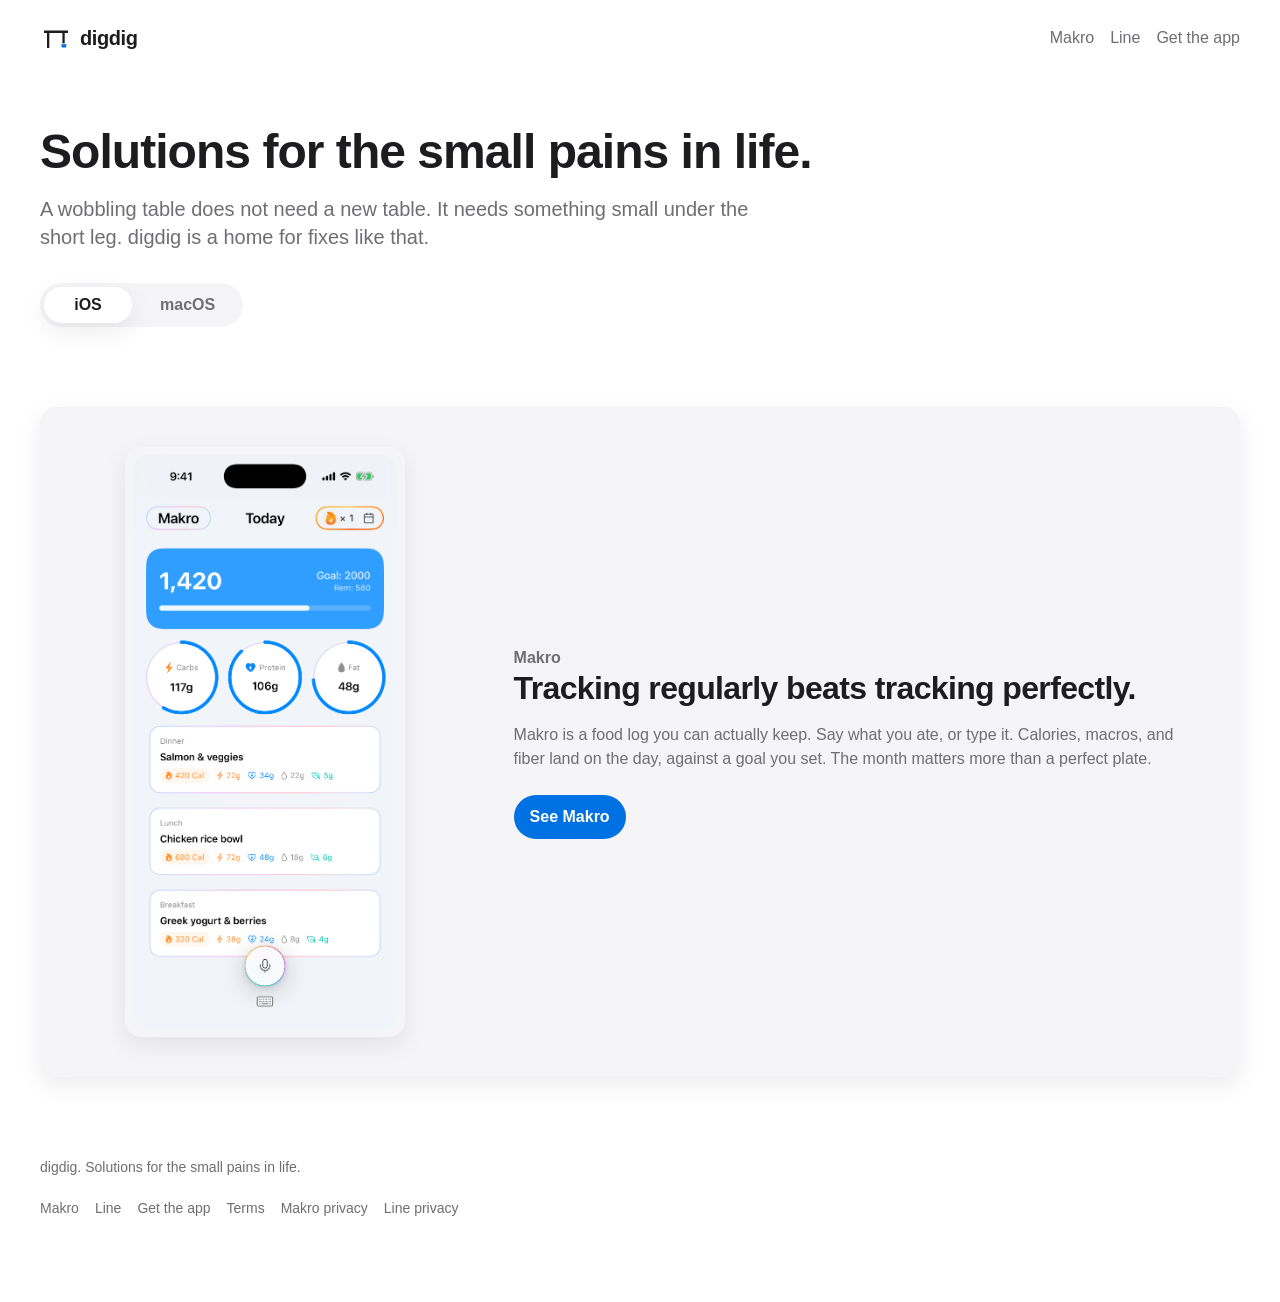
<file: index.html>
<!DOCTYPE html>
<html lang="en">
<head>
  <meta charset="utf-8">
  <meta name="viewport" content="width=device-width, initial-scale=1">
  <title>digdig — Solutions for the small pains in life</title>
  <meta name="description" content="digdig makes small tools for the small pains in life. Makro is a food log you can keep. Line opens the ID you just copied.">
  <meta name="theme-color" content="#ffffff" media="(prefers-color-scheme: light)">
  <meta name="theme-color" content="#000000" media="(prefers-color-scheme: dark)">
  <link rel="icon" href="assets/favicon.svg" type="image/svg+xml">
  <link rel="stylesheet" href="assets/css/site.css?v=3">
</head>
<body>
  <a class="skip" href="#content">Skip to content</a>
  <div class="wrap">
    <header class="site-header">
      <a class="brand" href="./">
        <svg class="mark" viewBox="0 0 32 32" aria-hidden="true">
          <path fill="currentColor" d="M4 8.5h24v2.4H4zM7 10.9h2.3V26H7z"/>
          <path fill="currentColor" d="M22.4 10.9H24.7V21.4h-2.3z"/>
          <path fill="var(--primary)" d="M21.2 22.2h5.4l-.7 3.3h-4z"/>
        </svg>
        <span>digdig</span>
      </a>
      <nav aria-label="Primary">
        <a href="makro/">Makro</a>
        <a href="line/">Line</a>
        <a href="https://apps.apple.com/us/app/getmakro/id6757253371">Get the app</a>
      </nav>
    </header>

    <main id="content">
      <div class="platforms">
        <section class="hero">
          <div>
            <h1>Solutions for the small pains in life.</h1>
            <p class="lede">A wobbling table does not need a new table. It needs something small under the short leg. digdig is a home for fixes like that.</p>
            <div class="tablist" role="tablist" aria-label="Platform">
              <button type="button" class="tab" role="tab" id="tab-ios" aria-controls="panel-ios" aria-selected="true">iOS</button>
              <button type="button" class="tab" role="tab" id="tab-macos" aria-controls="panel-macos" aria-selected="false" tabindex="-1">macOS</button>
            </div>
          </div>
        </section>

        <section class="app-band" id="panel-ios" role="tabpanel" aria-labelledby="tab-ios">
          <div class="phone">
            <img src="assets/makro/03-meals.png" alt="Makro showing a day of logged meals: salmon and veggies, a chicken rice bowl, and Greek yogurt and berries.">
          </div>
          <div>
            <p class="kicker">Makro</p>
            <h2>Tracking regularly beats tracking perfectly.</h2>
            <p>Makro is a food log you can actually keep. Say what you ate, or type it. Calories, macros, and fiber land on the day, against a goal you set. The month matters more than a perfect plate.</p>
            <div class="actions">
              <a class="button" href="makro/">See Makro</a>
            </div>
          </div>
        </section>

        <section class="app-band" id="panel-macos" role="tabpanel" aria-labelledby="tab-macos" hidden>
          <div class="app-mark">
            <img src="assets/line/icon.png" alt="Line app icon, a white arrow on blue.">
          </div>
          <div>
            <p class="kicker">Line</p>
            <h2>The ID you copied should open itself.</h2>
            <p>Line watches the clipboard. Copy a ticket, a pull request, or a customer ID, then press the key you set for that app. The browser opens the URL with the ID filled in.</p>
            <div class="actions">
              <a class="button" href="line/">See Line</a>
            </div>
          </div>
        </section>
      </div>
    </main>

    <footer class="site-footer">
      <p>digdig. Solutions for the small pains in life.</p>
      <p class="footer-links">
        <a href="makro/">Makro</a>
        <a href="line/">Line</a>
        <a href="https://apps.apple.com/us/app/getmakro/id6757253371">Get the app</a>
        <a href="makro/terms/">Terms</a>
        <a href="makro/privacy/">Makro privacy</a>
        <a href="line/privacy/">Line privacy</a>
      </p>
    </footer>
  </div>
  <script>
    const tabs = document.querySelectorAll('[role="tab"]');
    tabs.forEach((tab) => {
      tab.addEventListener("click", () => {
        tabs.forEach((item) => {
          const selected = item === tab;
          item.setAttribute("aria-selected", selected ? "true" : "false");
          item.tabIndex = selected ? 0 : -1;
          document.getElementById(item.getAttribute("aria-controls")).hidden = !selected;
        });
      });
    });
  </script>
</body>
</html>
</file>
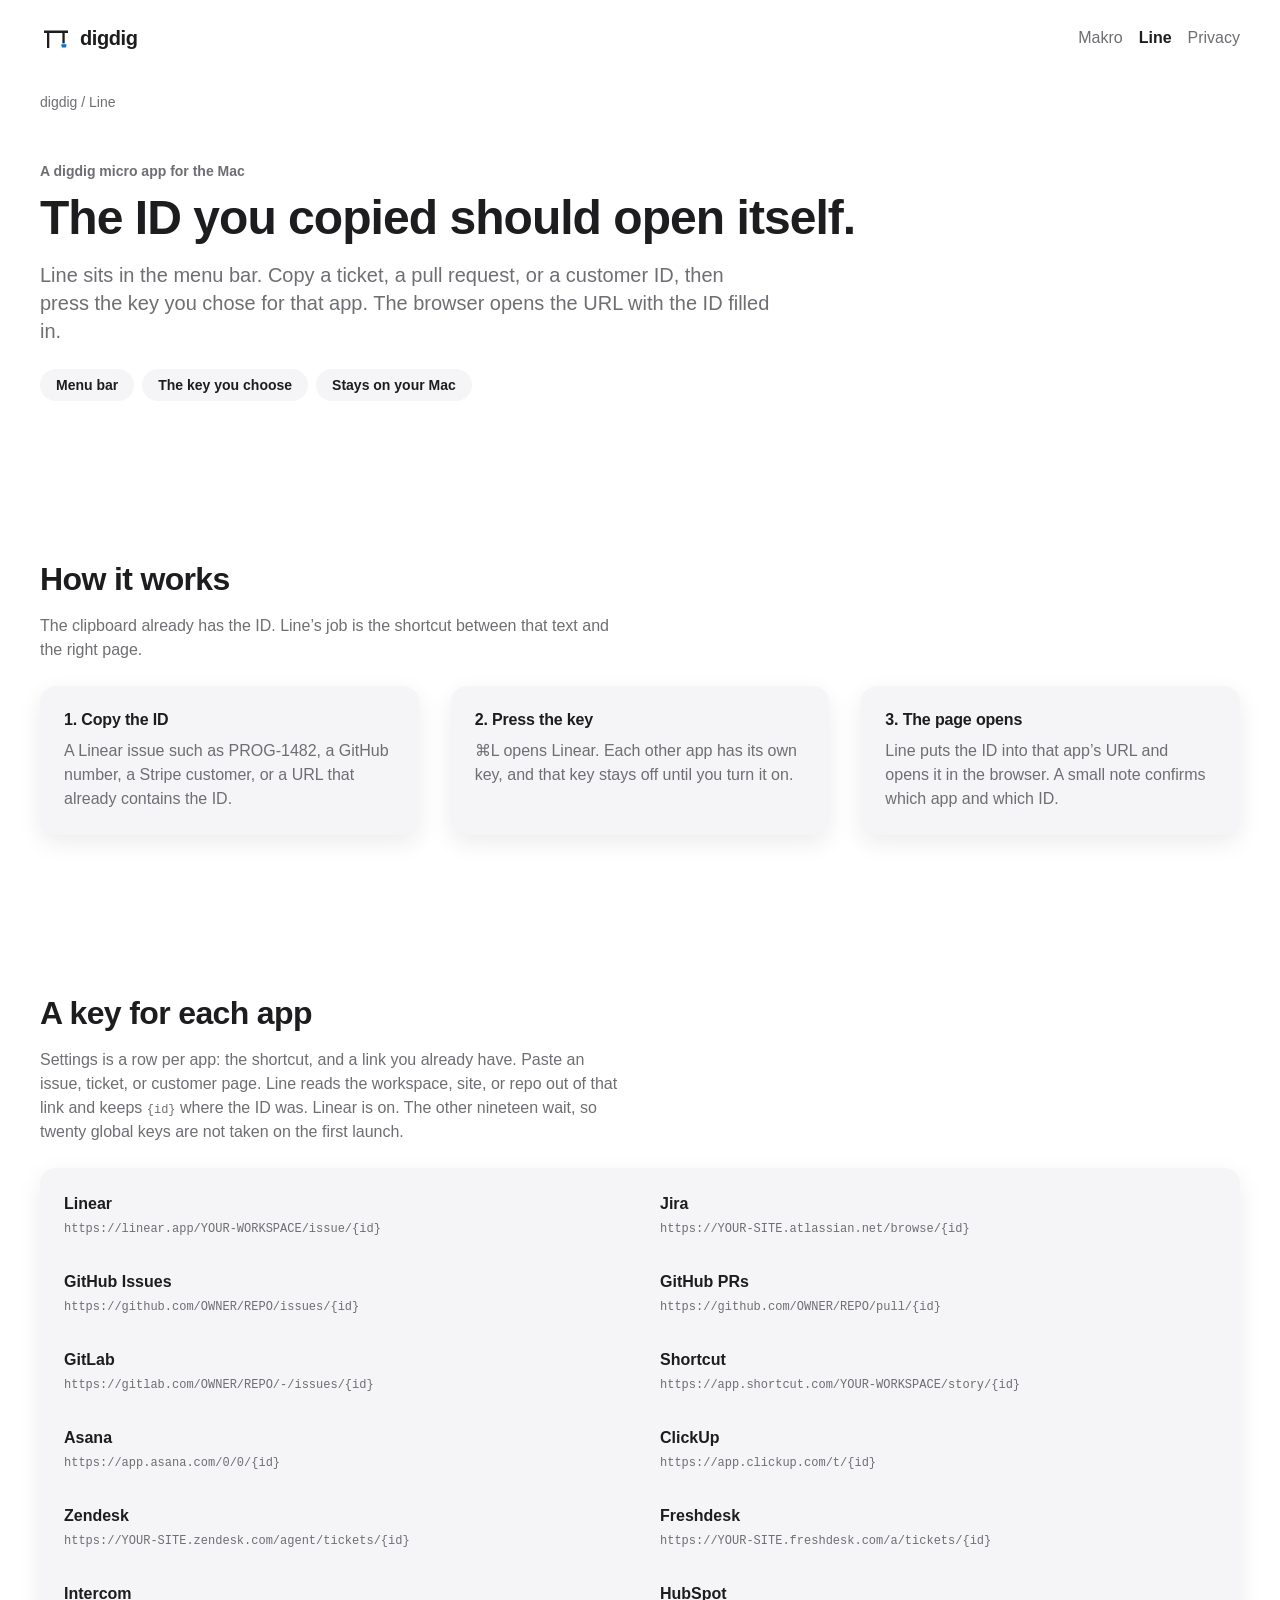
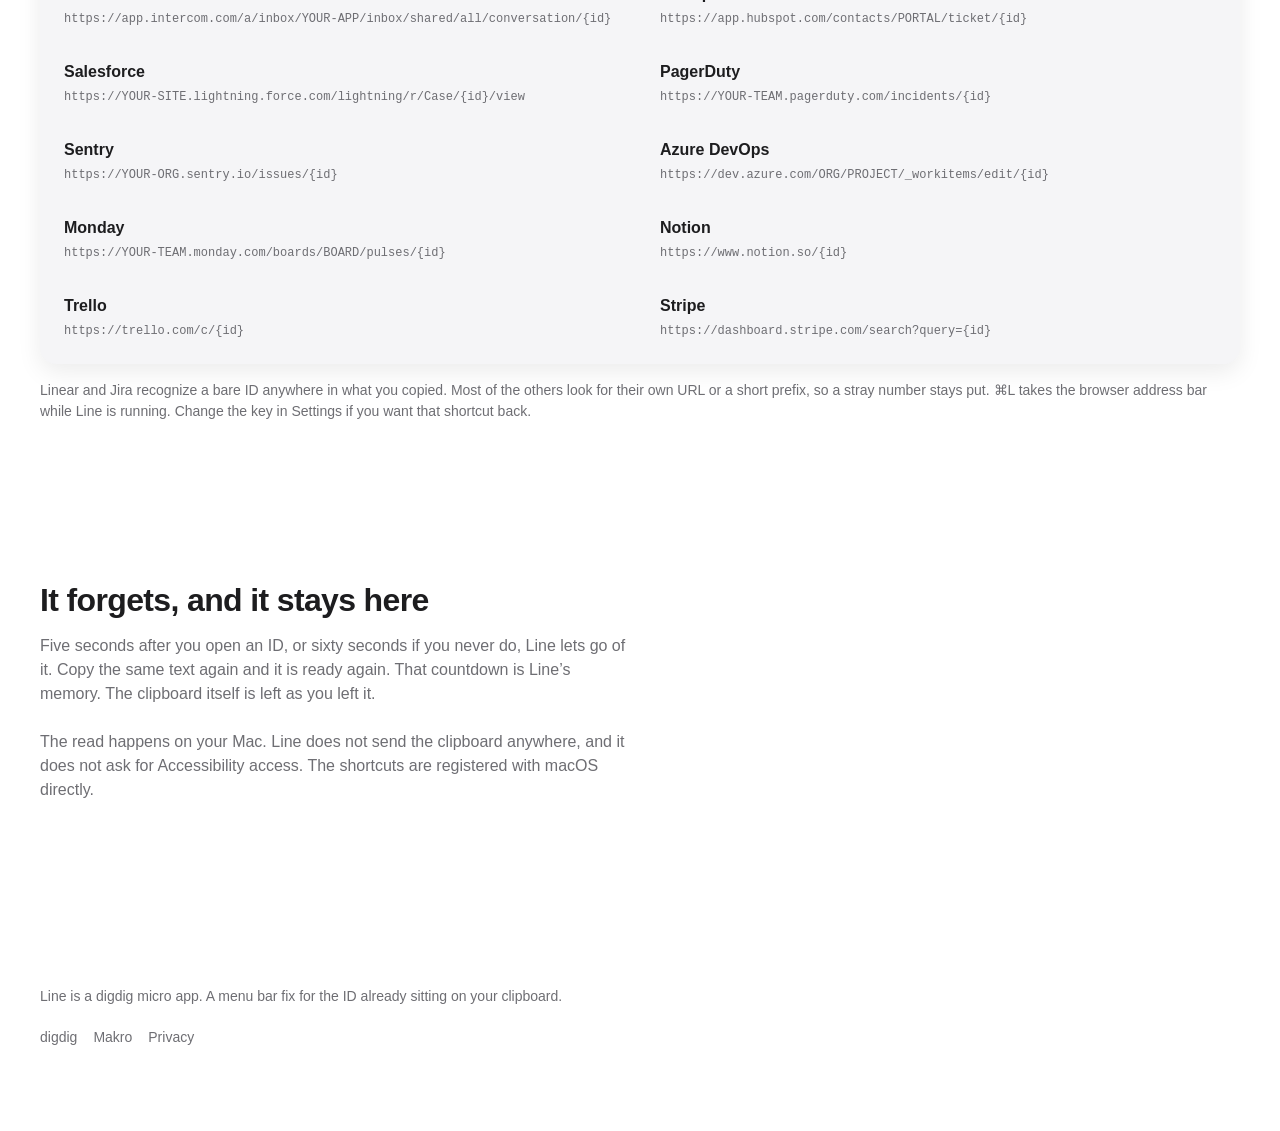
<file: line/index.html>
<!DOCTYPE html>
<html lang="en">
<head>
  <meta charset="utf-8">
  <meta name="viewport" content="width=device-width, initial-scale=1">
  <title>Line — The ID you copied should open itself</title>
  <meta name="description" content="Line is a digdig micro app for the Mac. Copy an ID, press the key you set, and the browser opens that app’s URL with the ID filled in.">
  <meta name="theme-color" content="#ffffff" media="(prefers-color-scheme: light)">
  <meta name="theme-color" content="#000000" media="(prefers-color-scheme: dark)">
  <link rel="icon" href="../assets/favicon.svg" type="image/svg+xml">
  <link rel="stylesheet" href="../assets/css/site.css">
</head>
<body>
  <a class="skip" href="#content">Skip to content</a>
  <div class="wrap">
    <header class="site-header">
      <a class="brand" href="../">
        <svg class="mark" viewBox="0 0 32 32" aria-hidden="true">
          <path fill="currentColor" d="M4 8.5h24v2.4H4zM7 10.9h2.3V26H7z"/>
          <path fill="currentColor" d="M22.4 10.9H24.7V21.4h-2.3z"/>
          <path fill="var(--primary)" d="M21.2 22.2h5.4l-.7 3.3h-4z"/>
        </svg>
        <span>digdig</span>
      </a>
      <nav aria-label="Primary">
        <a href="../makro/">Makro</a>
        <a href="./" aria-current="page">Line</a>
        <a href="privacy/">Privacy</a>
      </nav>
    </header>

    <main id="content">
      <p class="crumbs"><a href="../">digdig</a> / Line</p>
      <section class="hero">
        <div>
          <p class="kicker">A digdig micro app for the Mac</p>
          <h1>The ID you copied should open itself.</h1>
          <p class="lede">Line sits in the menu bar. Copy a ticket, a pull request, or a customer ID, then press the key you chose for that app. The browser opens the URL with the ID filled in.</p>
          <div class="pills">
            <span class="pill">Menu bar</span>
            <span class="pill">The key you choose</span>
            <span class="pill">Stays on your Mac</span>
          </div>
        </div>
      </section>

      <section id="how">
        <h2>How it works</h2>
        <p class="section-copy">The clipboard already has the ID. Line’s job is the shortcut between that text and the right page.</p>
        <div class="steps">
          <article class="card">
            <strong>1. Copy the ID</strong>
            <p>A Linear issue such as PROG-1482, a GitHub number, a Stripe customer, or a URL that already contains the ID.</p>
          </article>
          <article class="card">
            <strong>2. Press the key</strong>
            <p>⌘L opens Linear. Each other app has its own key, and that key stays off until you turn it on.</p>
          </article>
          <article class="card">
            <strong>3. The page opens</strong>
            <p>Line puts the ID into that app’s URL and opens it in the browser. A small note confirms which app and which ID.</p>
          </article>
        </div>
      </section>

      <section>
        <h2>A key for each app</h2>
        <p class="section-copy">Settings is a row per app: the shortcut, and a link you already have. Paste an issue, ticket, or customer page. Line reads the workspace, site, or repo out of that link and keeps <span class="pattern">{id}</span> where the ID was. Linear is on. The other nineteen wait, so twenty global keys are not taken on the first launch.</p>
        <ul class="catalog">
          <li><strong>Linear</strong><span class="pattern">https://linear.app/YOUR-WORKSPACE/issue/{id}</span></li>
          <li><strong>Jira</strong><span class="pattern">https://YOUR-SITE.atlassian.net/browse/{id}</span></li>
          <li><strong>GitHub Issues</strong><span class="pattern">https://github.com/OWNER/REPO/issues/{id}</span></li>
          <li><strong>GitHub PRs</strong><span class="pattern">https://github.com/OWNER/REPO/pull/{id}</span></li>
          <li><strong>GitLab</strong><span class="pattern">https://gitlab.com/OWNER/REPO/-/issues/{id}</span></li>
          <li><strong>Shortcut</strong><span class="pattern">https://app.shortcut.com/YOUR-WORKSPACE/story/{id}</span></li>
          <li><strong>Asana</strong><span class="pattern">https://app.asana.com/0/0/{id}</span></li>
          <li><strong>ClickUp</strong><span class="pattern">https://app.clickup.com/t/{id}</span></li>
          <li><strong>Zendesk</strong><span class="pattern">https://YOUR-SITE.zendesk.com/agent/tickets/{id}</span></li>
          <li><strong>Freshdesk</strong><span class="pattern">https://YOUR-SITE.freshdesk.com/a/tickets/{id}</span></li>
          <li><strong>Intercom</strong><span class="pattern">https://app.intercom.com/a/inbox/YOUR-APP/inbox/shared/all/conversation/{id}</span></li>
          <li><strong>HubSpot</strong><span class="pattern">https://app.hubspot.com/contacts/PORTAL/ticket/{id}</span></li>
          <li><strong>Salesforce</strong><span class="pattern">https://YOUR-SITE.lightning.force.com/lightning/r/Case/{id}/view</span></li>
          <li><strong>PagerDuty</strong><span class="pattern">https://YOUR-TEAM.pagerduty.com/incidents/{id}</span></li>
          <li><strong>Sentry</strong><span class="pattern">https://YOUR-ORG.sentry.io/issues/{id}</span></li>
          <li><strong>Azure DevOps</strong><span class="pattern">https://dev.azure.com/ORG/PROJECT/_workitems/edit/{id}</span></li>
          <li><strong>Monday</strong><span class="pattern">https://YOUR-TEAM.monday.com/boards/BOARD/pulses/{id}</span></li>
          <li><strong>Notion</strong><span class="pattern">https://www.notion.so/{id}</span></li>
          <li><strong>Trello</strong><span class="pattern">https://trello.com/c/{id}</span></li>
          <li><strong>Stripe</strong><span class="pattern">https://dashboard.stripe.com/search?query={id}</span></li>
        </ul>
        <p class="fine">Linear and Jira recognize a bare ID anywhere in what you copied. Most of the others look for their own URL or a short prefix, so a stray number stays put. ⌘L takes the browser address bar while Line is running. Change the key in Settings if you want that shortcut back.</p>
      </section>

      <section>
        <h2>It forgets, and it stays here</h2>
        <p class="section-copy">Five seconds after you open an ID, or sixty seconds if you never do, Line lets go of it. Copy the same text again and it is ready again. That countdown is Line’s memory. The clipboard itself is left as you left it.</p>
        <p class="section-copy">The read happens on your Mac. Line does not send the clipboard anywhere, and it does not ask for Accessibility access. The shortcuts are registered with macOS directly.</p>
      </section>
    </main>

    <footer class="site-footer">
      <p>Line is a digdig micro app. A menu bar fix for the ID already sitting on your clipboard.</p>
      <p class="footer-links">
        <a href="../">digdig</a>
        <a href="../makro/">Makro</a>
        <a href="privacy/">Privacy</a>
      </p>
    </footer>
  </div>
</body>
</html>
</file>
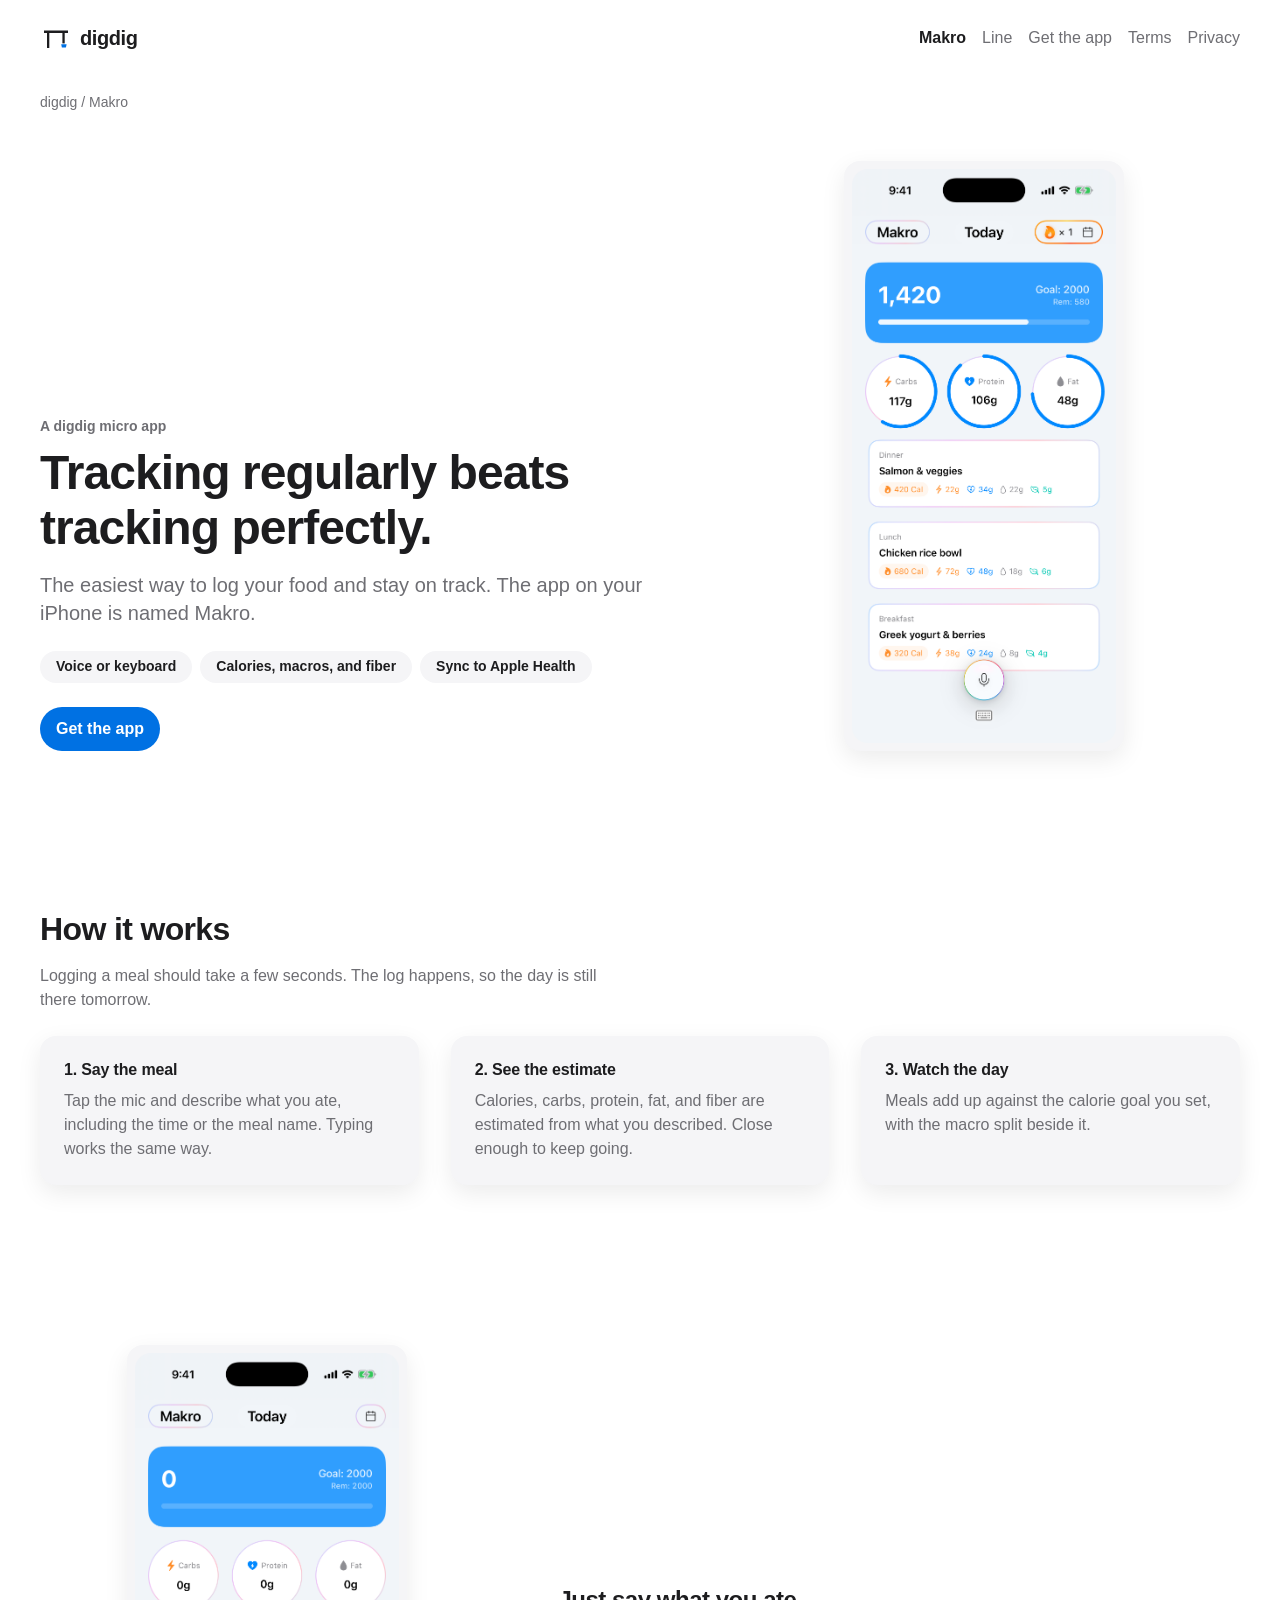
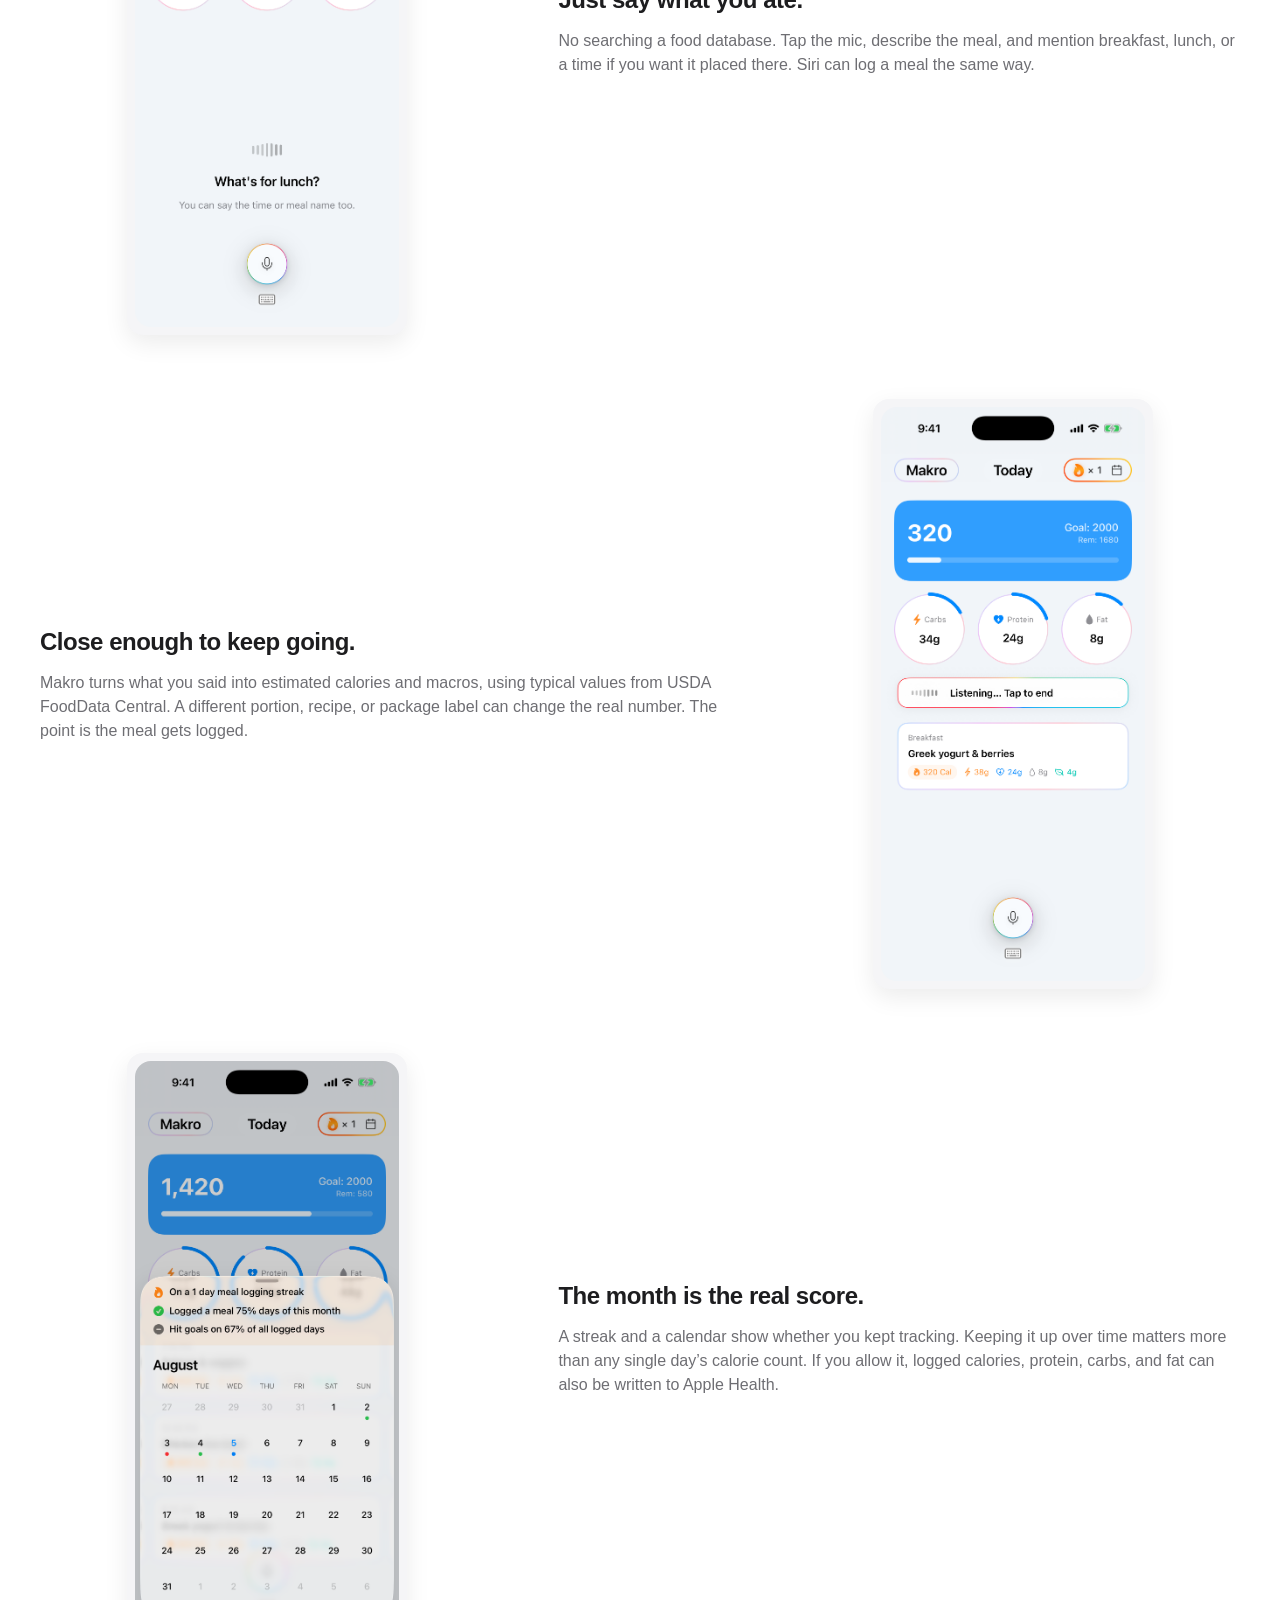
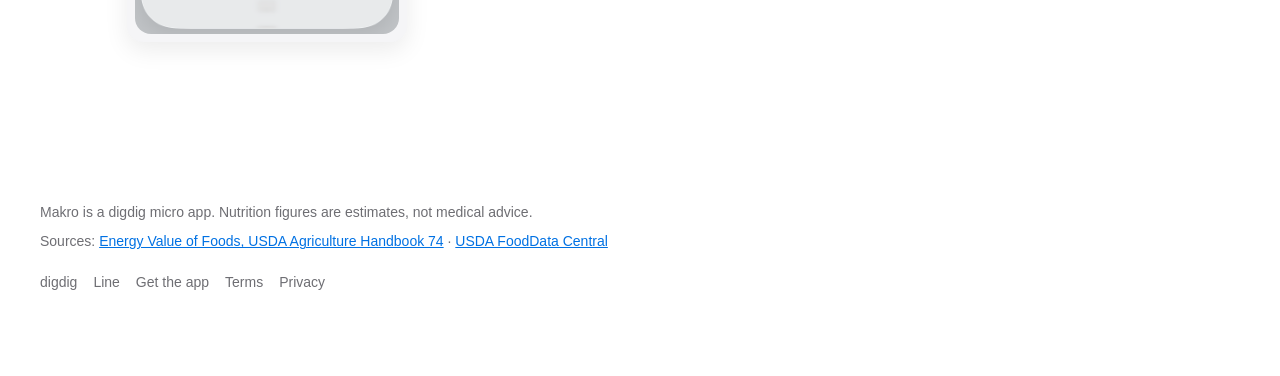
<file: makro/index.html>
<!DOCTYPE html>
<html lang="en">
<head>
  <meta charset="utf-8">
  <meta name="viewport" content="width=device-width, initial-scale=1">
  <title>Makro — Tracking regularly beats tracking perfectly</title>
  <meta name="description" content="Makro is a digdig micro app. Say what you ate, or type it, and keep a food log. Calories, macros, and fiber, with Apple Health.">
  <meta name="theme-color" content="#ffffff" media="(prefers-color-scheme: light)">
  <meta name="theme-color" content="#000000" media="(prefers-color-scheme: dark)">
  <link rel="icon" href="../assets/favicon.svg" type="image/svg+xml">
  <link rel="stylesheet" href="../assets/css/site.css">
</head>
<body>
  <a class="skip" href="#content">Skip to content</a>
  <div class="wrap">
    <header class="site-header">
      <a class="brand" href="../">
        <svg class="mark" viewBox="0 0 32 32" aria-hidden="true">
          <path fill="currentColor" d="M4 8.5h24v2.4H4zM7 10.9h2.3V26H7z"/>
          <path fill="currentColor" d="M22.4 10.9H24.7V21.4h-2.3z"/>
          <path fill="var(--primary)" d="M21.2 22.2h5.4l-.7 3.3h-4z"/>
        </svg>
        <span>digdig</span>
      </a>
      <nav aria-label="Primary">
        <a href="./" aria-current="page">Makro</a>
        <a href="../line/">Line</a>
        <a href="https://apps.apple.com/us/app/getmakro/id6757253371">Get the app</a>
        <a href="terms/">Terms</a>
        <a href="privacy/">Privacy</a>
      </nav>
    </header>

    <main id="content">
      <p class="crumbs"><a href="../">digdig</a> / Makro</p>
      <section class="hero">
        <div>
          <p class="kicker">A digdig micro app</p>
          <h1>Tracking regularly beats tracking perfectly.</h1>
          <p class="lede">The easiest way to log your food and stay on track. The app on your iPhone is named Makro.</p>
          <div class="pills">
            <span class="pill">Voice or keyboard</span>
            <span class="pill">Calories, macros, and fiber</span>
            <span class="pill">Sync to Apple Health</span>
          </div>
          <div class="actions">
            <a class="button" href="https://apps.apple.com/us/app/getmakro/id6757253371">Get the app</a>
          </div>
        </div>
        <div class="phone">
          <img src="../assets/makro/03-meals.png" alt="Makro showing 1,420 calories logged, with salmon and veggies, a chicken rice bowl, and Greek yogurt and berries.">
        </div>
      </section>

      <section id="how">
        <h2>How it works</h2>
        <p class="section-copy">Logging a meal should take a few seconds. The log happens, so the day is still there tomorrow.</p>
        <div class="steps">
          <article class="card">
            <strong>1. Say the meal</strong>
            <p>Tap the mic and describe what you ate, including the time or the meal name. Typing works the same way.</p>
          </article>
          <article class="card">
            <strong>2. See the estimate</strong>
            <p>Calories, carbs, protein, fat, and fiber are estimated from what you described. Close enough to keep going.</p>
          </article>
          <article class="card">
            <strong>3. Watch the day</strong>
            <p>Meals add up against the calorie goal you set, with the macro split beside it.</p>
          </article>
        </div>
      </section>

      <section class="features">
        <article class="feature">
          <div class="phone">
            <img src="../assets/makro/01-natural.png" alt="An empty Makro day with a calorie goal and a prompt asking what is for lunch.">
          </div>
          <div>
            <h3>Just say what you ate.</h3>
            <p>No searching a food database. Tap the mic, describe the meal, and mention breakfast, lunch, or a time if you want it placed there. Siri can log a meal the same way.</p>
          </div>
        </article>

        <article class="feature reverse">
          <div class="phone">
            <img src="../assets/makro/02-listening.png" alt="Makro listening to a meal description, with Greek yogurt and berries already logged as breakfast.">
          </div>
          <div>
            <h3>Close enough to keep going.</h3>
            <p>Makro turns what you said into estimated calories and macros, using typical values from USDA FoodData Central. A different portion, recipe, or package label can change the real number. The point is the meal gets logged.</p>
          </div>
        </article>

        <article class="feature">
          <div class="phone">
            <img src="../assets/makro/04-calendar.png" alt="Makro calendar with a meal logging streak and marks on the days that were logged.">
          </div>
          <div>
            <h3>The month is the real score.</h3>
            <p>A streak and a calendar show whether you kept tracking. Keeping it up over time matters more than any single day’s calorie count. If you allow it, logged calories, protein, carbs, and fat can also be written to Apple Health.</p>
          </div>
        </article>
      </section>

    </main>

    <footer class="site-footer">
      <p>Makro is a digdig micro app. Nutrition figures are estimates, not medical advice.</p>
      <p>
        Sources:
        <a href="https://www.ars.usda.gov/ARSUserFiles/80400525/Data/Classics/ah74.pdf">Energy Value of Foods, USDA Agriculture Handbook 74</a>
        ·
        <a href="https://fdc.nal.usda.gov/">USDA FoodData Central</a>
      </p>
      <p class="footer-links">
        <a href="../">digdig</a>
        <a href="../line/">Line</a>
        <a href="https://apps.apple.com/us/app/getmakro/id6757253371">Get the app</a>
        <a href="terms/">Terms</a>
        <a href="privacy/">Privacy</a>
      </p>
    </footer>
  </div>
</body>
</html>
</file>
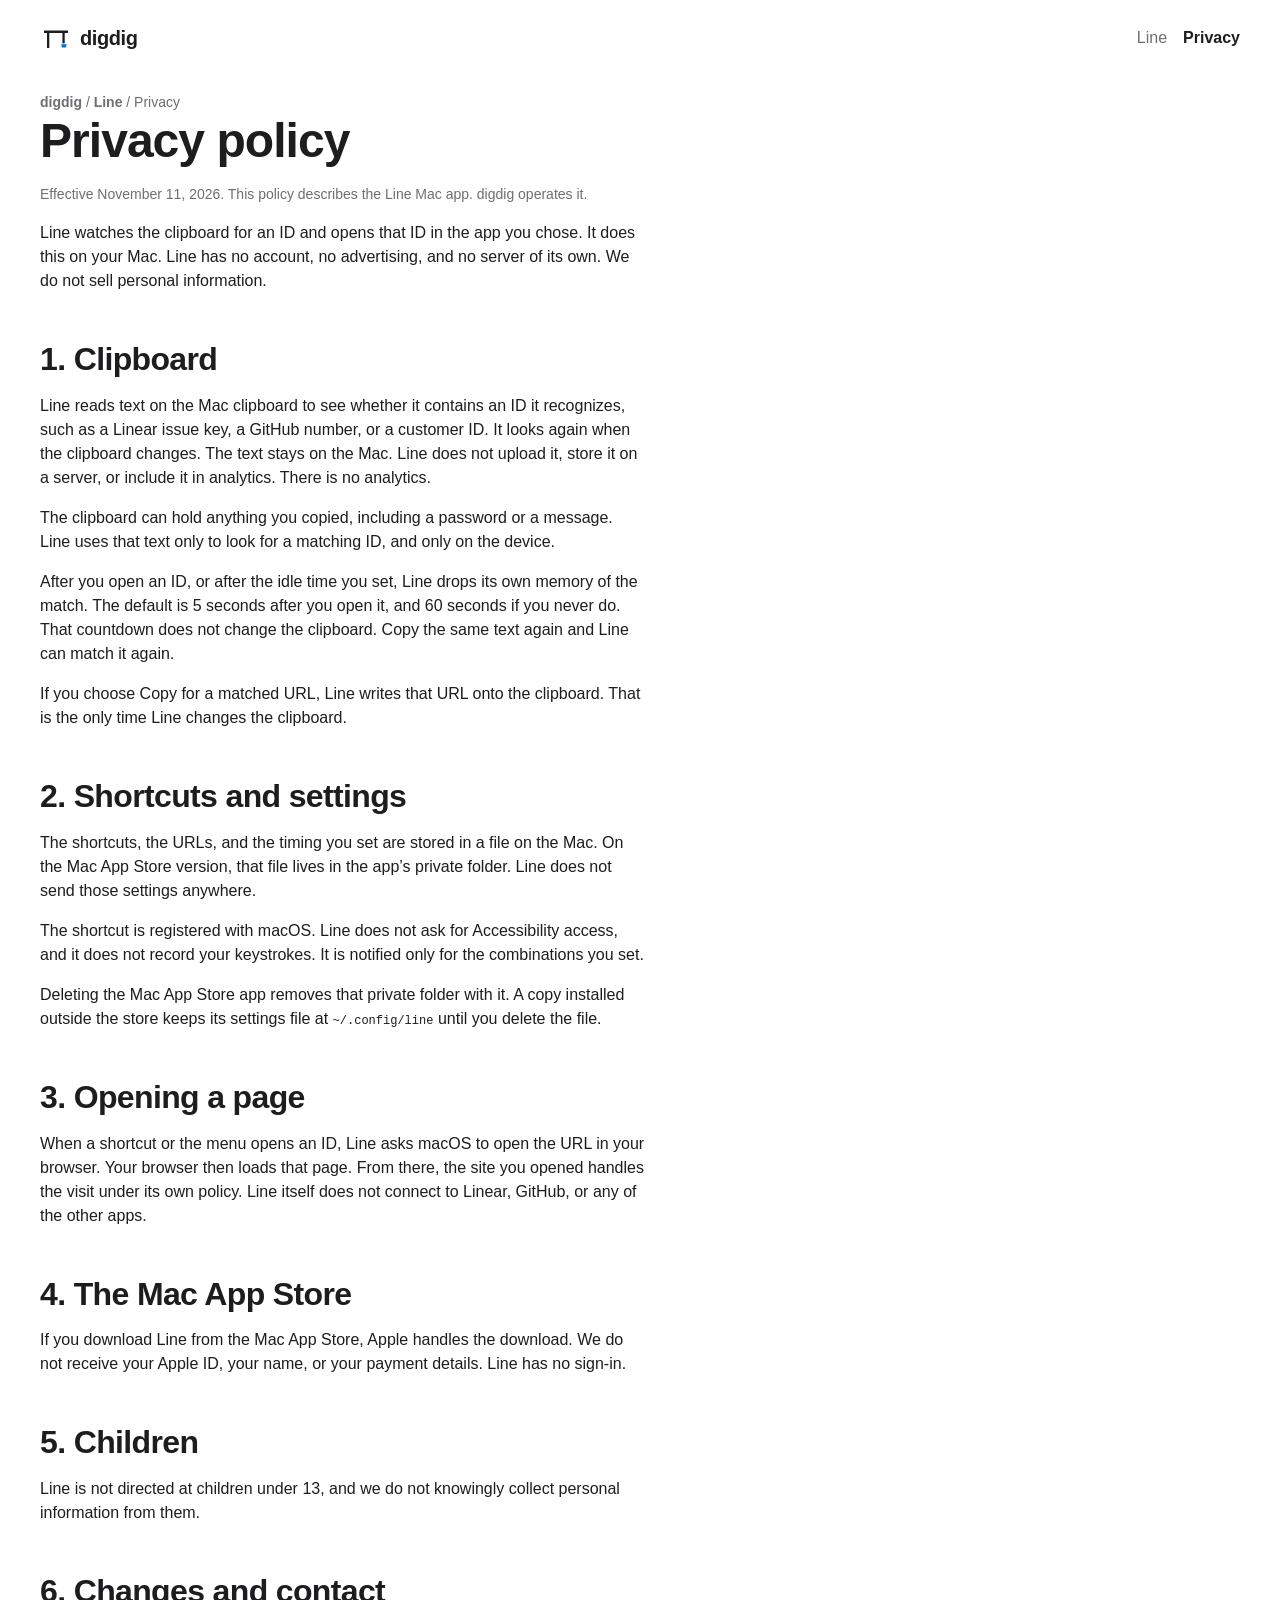
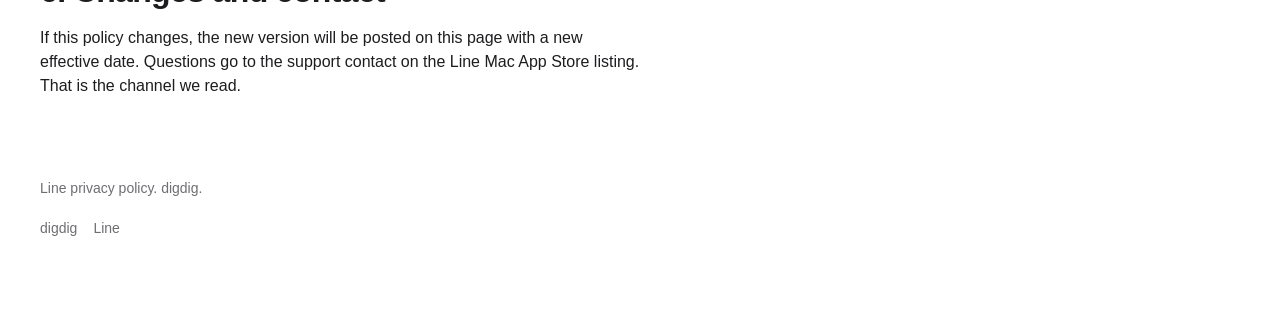
<file: line/privacy/index.html>
<!DOCTYPE html>
<html lang="en">
<head>
  <meta charset="utf-8">
  <meta name="viewport" content="width=device-width, initial-scale=1">
  <title>Line privacy policy</title>
  <meta name="description" content="What Line reads on your Mac when it matches an ID on the clipboard, and what it does not send anywhere.">
  <meta name="theme-color" content="#ffffff" media="(prefers-color-scheme: light)">
  <meta name="theme-color" content="#000000" media="(prefers-color-scheme: dark)">
  <link rel="icon" href="../../assets/favicon.svg" type="image/svg+xml">
  <link rel="stylesheet" href="../../assets/css/site.css">
</head>
<body>
  <a class="skip" href="#content">Skip to content</a>
  <div class="wrap">
    <header class="site-header">
      <a class="brand" href="../../">
        <svg class="mark" viewBox="0 0 32 32" aria-hidden="true">
          <path fill="currentColor" d="M4 8.5h24v2.4H4zM7 10.9h2.3V26H7z"/>
          <path fill="currentColor" d="M22.4 10.9H24.7V21.4h-2.3z"/>
          <path fill="var(--primary)" d="M21.2 22.2h5.4l-.7 3.3h-4z"/>
        </svg>
        <span>digdig</span>
      </a>
      <nav aria-label="Primary">
        <a href="../">Line</a>
        <a href="./" aria-current="page">Privacy</a>
      </nav>
    </header>

    <main id="content" class="legal">
      <p class="crumbs"><a href="../../">digdig</a> / <a href="../">Line</a> / Privacy</p>
      <h1>Privacy policy</h1>
      <p class="updated">Effective November 11, 2026. This policy describes the Line Mac app. digdig operates it.</p>
      <p>Line watches the clipboard for an ID and opens that ID in the app you chose. It does this on your Mac. Line has no account, no advertising, and no server of its own. We do not sell personal information.</p>

      <h2>1. Clipboard</h2>
      <p>Line reads text on the Mac clipboard to see whether it contains an ID it recognizes, such as a Linear issue key, a GitHub number, or a customer ID. It looks again when the clipboard changes. The text stays on the Mac. Line does not upload it, store it on a server, or include it in analytics. There is no analytics.</p>
      <p>The clipboard can hold anything you copied, including a password or a message. Line uses that text only to look for a matching ID, and only on the device.</p>
      <p>After you open an ID, or after the idle time you set, Line drops its own memory of the match. The default is 5 seconds after you open it, and 60 seconds if you never do. That countdown does not change the clipboard. Copy the same text again and Line can match it again.</p>
      <p>If you choose Copy for a matched URL, Line writes that URL onto the clipboard. That is the only time Line changes the clipboard.</p>

      <h2>2. Shortcuts and settings</h2>
      <p>The shortcuts, the URLs, and the timing you set are stored in a file on the Mac. On the Mac App Store version, that file lives in the app’s private folder. Line does not send those settings anywhere.</p>
      <p>The shortcut is registered with macOS. Line does not ask for Accessibility access, and it does not record your keystrokes. It is notified only for the combinations you set.</p>
      <p>Deleting the Mac App Store app removes that private folder with it. A copy installed outside the store keeps its settings file at <span class="pattern">~/.config/line</span> until you delete the file.</p>

      <h2>3. Opening a page</h2>
      <p>When a shortcut or the menu opens an ID, Line asks macOS to open the URL in your browser. Your browser then loads that page. From there, the site you opened handles the visit under its own policy. Line itself does not connect to Linear, GitHub, or any of the other apps.</p>

      <h2>4. The Mac App Store</h2>
      <p>If you download Line from the Mac App Store, Apple handles the download. We do not receive your Apple ID, your name, or your payment details. Line has no sign-in.</p>

      <h2>5. Children</h2>
      <p>Line is not directed at children under 13, and we do not knowingly collect personal information from them.</p>

      <h2>6. Changes and contact</h2>
      <p>If this policy changes, the new version will be posted on this page with a new effective date. Questions go to the support contact on the Line Mac App Store listing. That is the channel we read.</p>
    </main>

    <footer class="site-footer">
      <p>Line privacy policy. digdig.</p>
      <p class="footer-links">
        <a href="../../">digdig</a>
        <a href="../">Line</a>
      </p>
    </footer>
  </div>
</body>
</html>
</file>
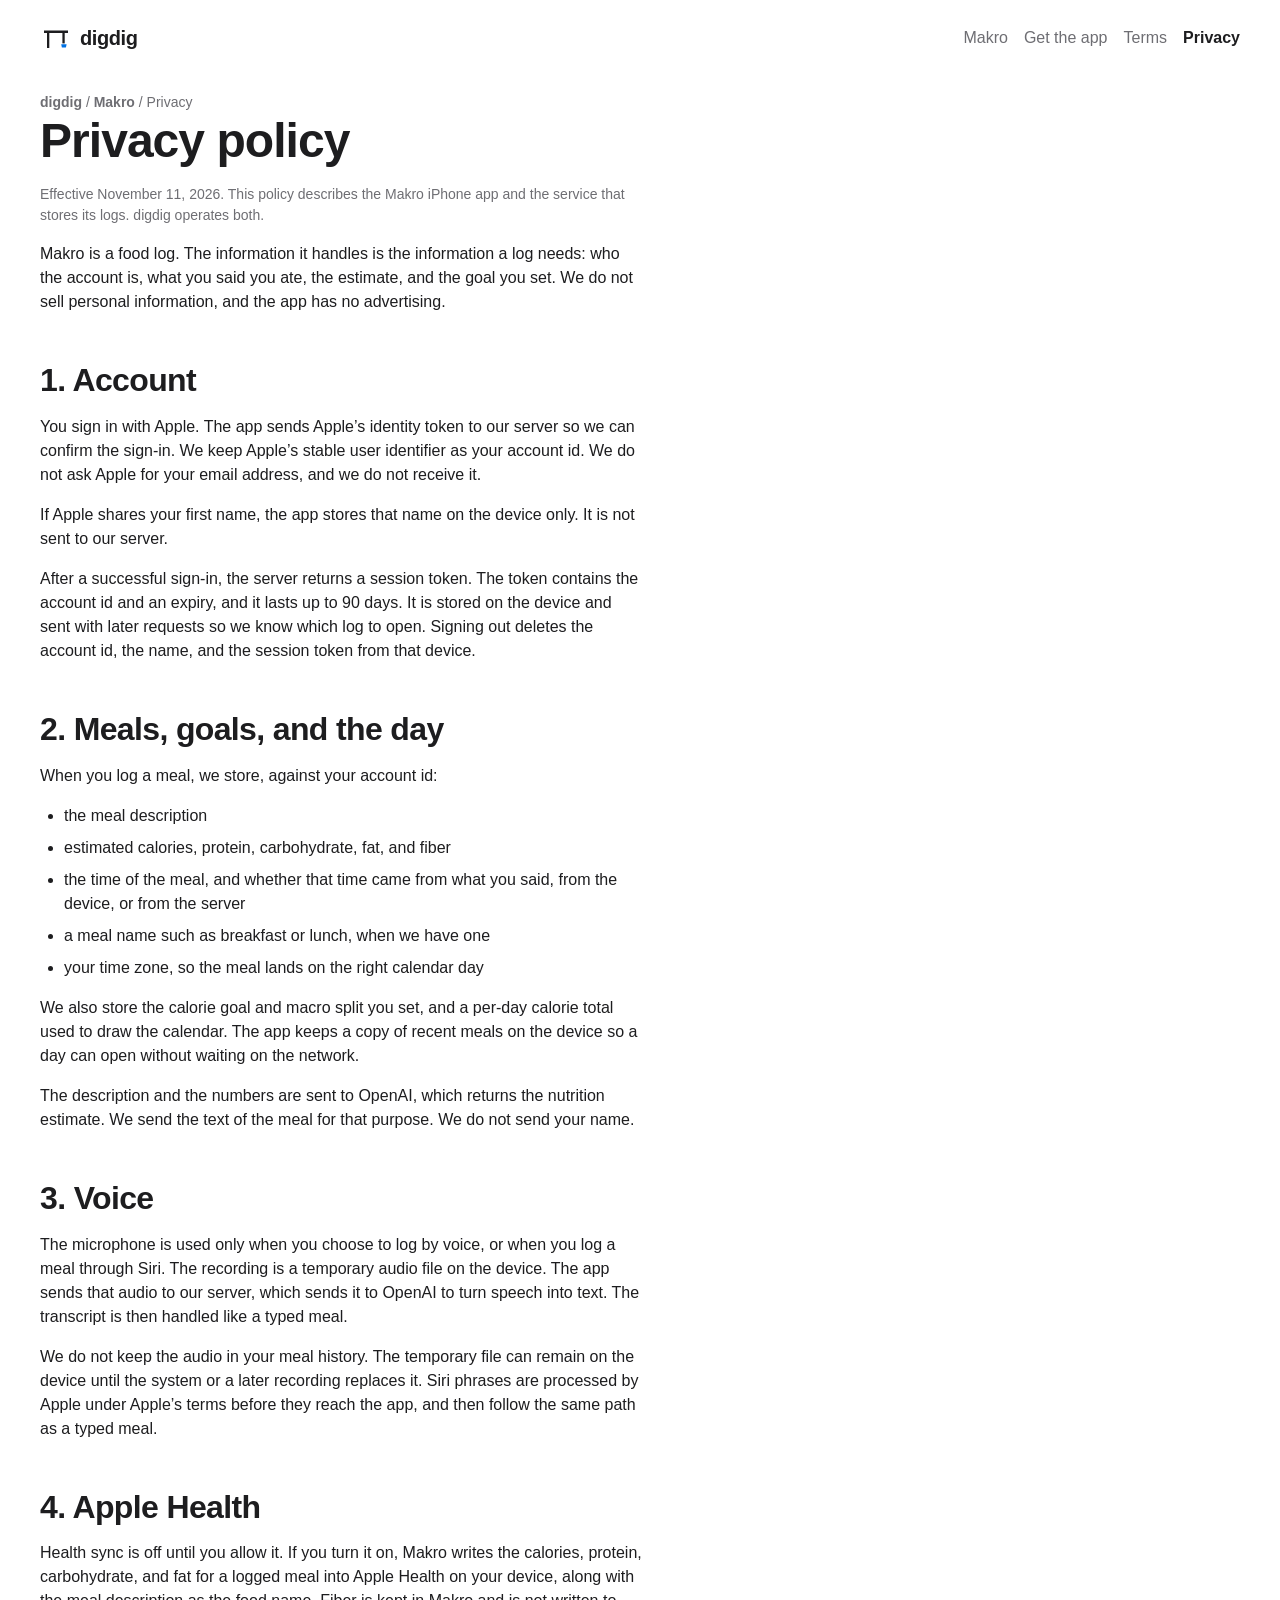
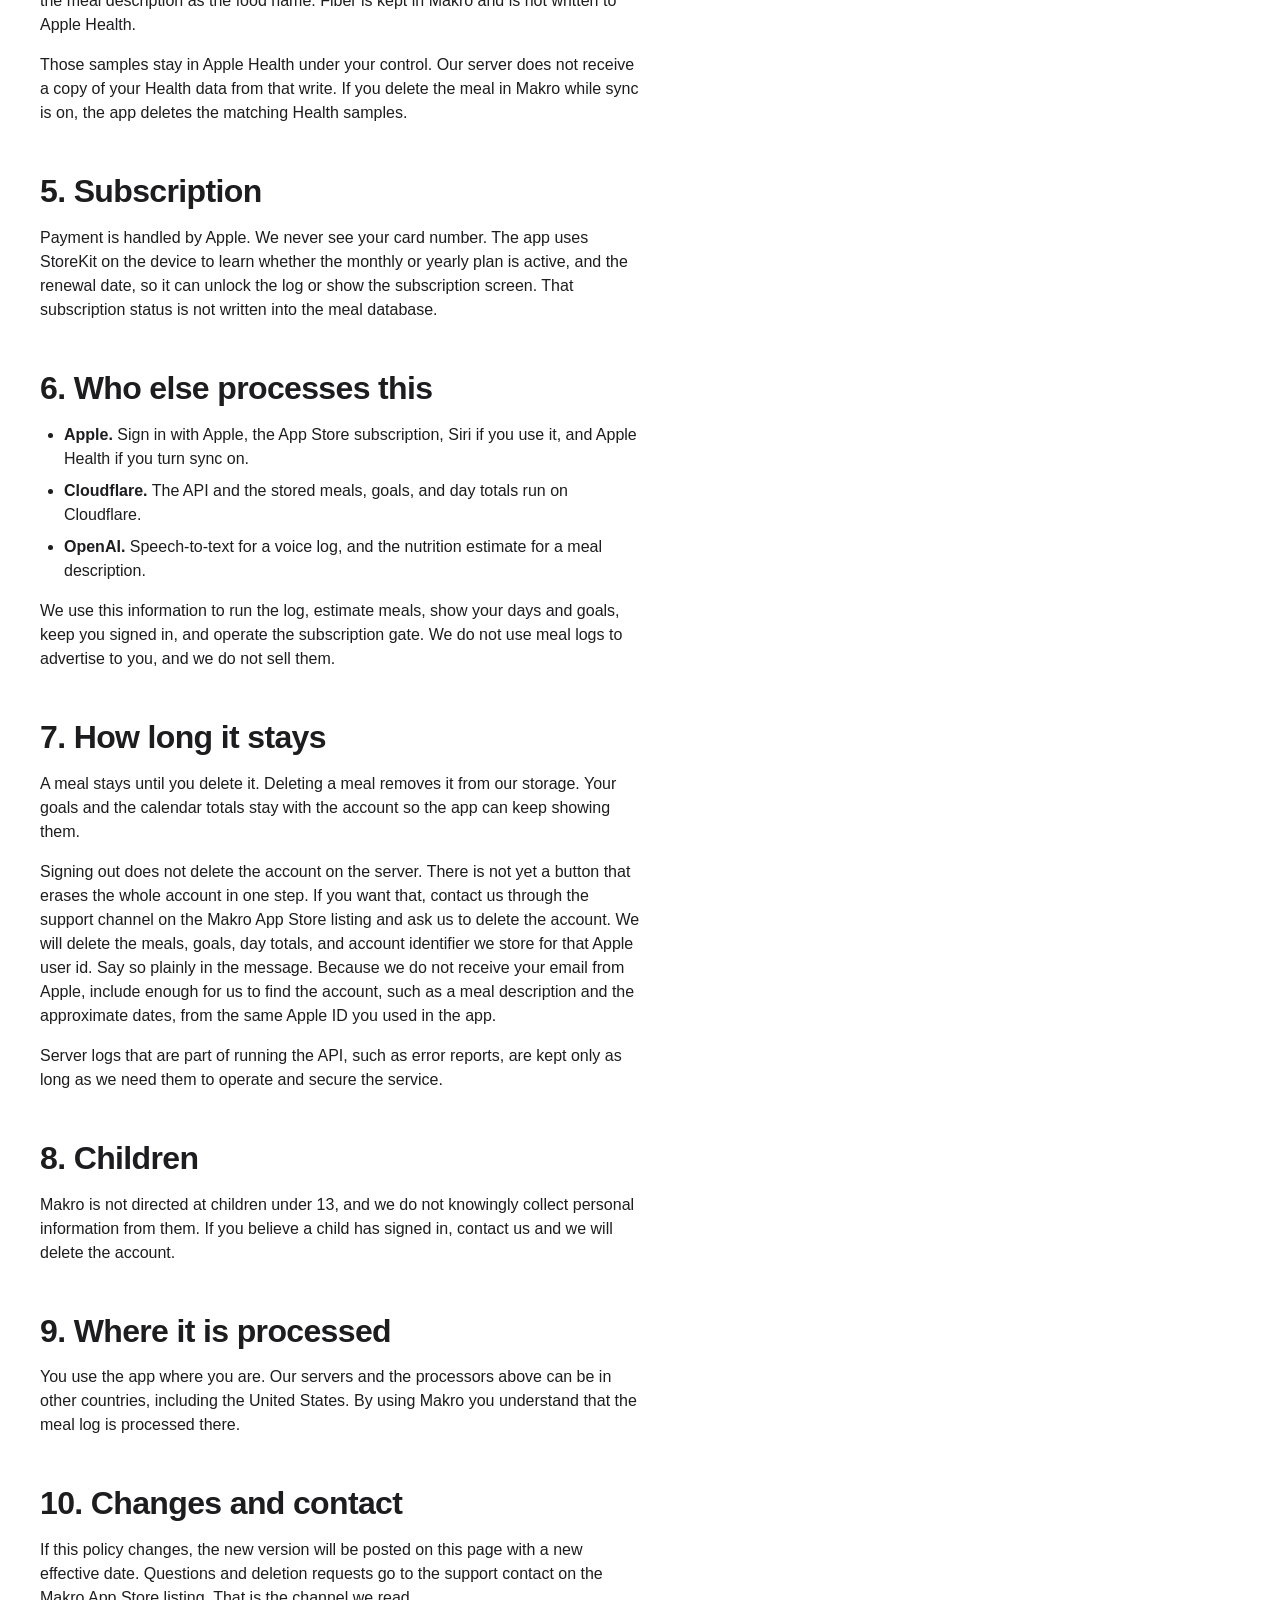
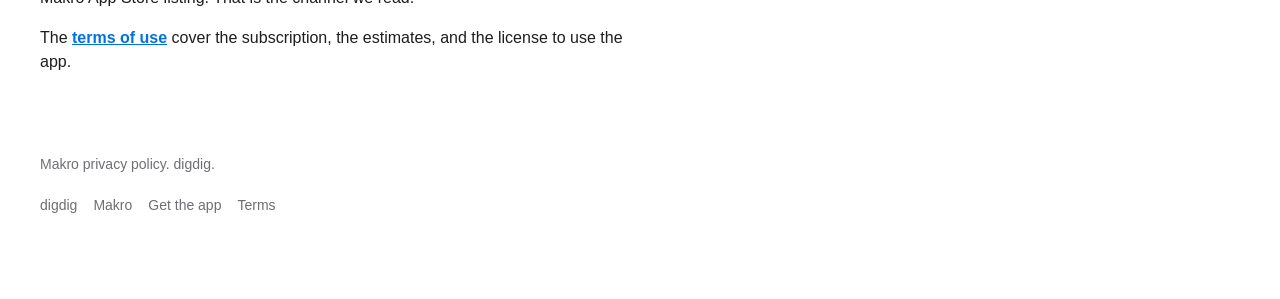
<file: makro/privacy/index.html>
<!DOCTYPE html>
<html lang="en">
<head>
  <meta charset="utf-8">
  <meta name="viewport" content="width=device-width, initial-scale=1">
  <title>Makro privacy policy</title>
  <meta name="description" content="What Makro stores when you sign in with Apple, log a meal by voice or text, and sync nutrition to Apple Health.">
  <meta name="theme-color" content="#ffffff" media="(prefers-color-scheme: light)">
  <meta name="theme-color" content="#000000" media="(prefers-color-scheme: dark)">
  <link rel="icon" href="../../assets/favicon.svg" type="image/svg+xml">
  <link rel="stylesheet" href="../../assets/css/site.css">
</head>
<body>
  <a class="skip" href="#content">Skip to content</a>
  <div class="wrap">
    <header class="site-header">
      <a class="brand" href="../../">
        <svg class="mark" viewBox="0 0 32 32" aria-hidden="true">
          <path fill="currentColor" d="M4 8.5h24v2.4H4zM7 10.9h2.3V26H7z"/>
          <path fill="currentColor" d="M22.4 10.9H24.7V21.4h-2.3z"/>
          <path fill="var(--primary)" d="M21.2 22.2h5.4l-.7 3.3h-4z"/>
        </svg>
        <span>digdig</span>
      </a>
      <nav aria-label="Primary">
        <a href="../">Makro</a>
        <a href="https://apps.apple.com/us/app/getmakro/id6757253371">Get the app</a>
        <a href="../terms/">Terms</a>
        <a href="./" aria-current="page">Privacy</a>
      </nav>
    </header>

    <main id="content" class="legal">
      <p class="crumbs"><a href="../../">digdig</a> / <a href="../">Makro</a> / Privacy</p>
      <h1>Privacy policy</h1>
      <p class="updated">Effective November 11, 2026. This policy describes the Makro iPhone app and the service that stores its logs. digdig operates both.</p>
      <p>Makro is a food log. The information it handles is the information a log needs: who the account is, what you said you ate, the estimate, and the goal you set. We do not sell personal information, and the app has no advertising.</p>

      <h2>1. Account</h2>
      <p>You sign in with Apple. The app sends Apple’s identity token to our server so we can confirm the sign-in. We keep Apple’s stable user identifier as your account id. We do not ask Apple for your email address, and we do not receive it.</p>
      <p>If Apple shares your first name, the app stores that name on the device only. It is not sent to our server.</p>
      <p>After a successful sign-in, the server returns a session token. The token contains the account id and an expiry, and it lasts up to 90 days. It is stored on the device and sent with later requests so we know which log to open. Signing out deletes the account id, the name, and the session token from that device.</p>

      <h2>2. Meals, goals, and the day</h2>
      <p>When you log a meal, we store, against your account id:</p>
      <ul>
        <li>the meal description</li>
        <li>estimated calories, protein, carbohydrate, fat, and fiber</li>
        <li>the time of the meal, and whether that time came from what you said, from the device, or from the server</li>
        <li>a meal name such as breakfast or lunch, when we have one</li>
        <li>your time zone, so the meal lands on the right calendar day</li>
      </ul>
      <p>We also store the calorie goal and macro split you set, and a per-day calorie total used to draw the calendar. The app keeps a copy of recent meals on the device so a day can open without waiting on the network.</p>
      <p>The description and the numbers are sent to OpenAI, which returns the nutrition estimate. We send the text of the meal for that purpose. We do not send your name.</p>

      <h2>3. Voice</h2>
      <p>The microphone is used only when you choose to log by voice, or when you log a meal through Siri. The recording is a temporary audio file on the device. The app sends that audio to our server, which sends it to OpenAI to turn speech into text. The transcript is then handled like a typed meal.</p>
      <p>We do not keep the audio in your meal history. The temporary file can remain on the device until the system or a later recording replaces it. Siri phrases are processed by Apple under Apple’s terms before they reach the app, and then follow the same path as a typed meal.</p>

      <h2>4. Apple Health</h2>
      <p>Health sync is off until you allow it. If you turn it on, Makro writes the calories, protein, carbohydrate, and fat for a logged meal into Apple Health on your device, along with the meal description as the food name. Fiber is kept in Makro and is not written to Apple Health.</p>
      <p>Those samples stay in Apple Health under your control. Our server does not receive a copy of your Health data from that write. If you delete the meal in Makro while sync is on, the app deletes the matching Health samples.</p>

      <h2>5. Subscription</h2>
      <p>Payment is handled by Apple. We never see your card number. The app uses StoreKit on the device to learn whether the monthly or yearly plan is active, and the renewal date, so it can unlock the log or show the subscription screen. That subscription status is not written into the meal database.</p>

      <h2>6. Who else processes this</h2>
      <ul>
        <li><strong>Apple.</strong> Sign in with Apple, the App Store subscription, Siri if you use it, and Apple Health if you turn sync on.</li>
        <li><strong>Cloudflare.</strong> The API and the stored meals, goals, and day totals run on Cloudflare.</li>
        <li><strong>OpenAI.</strong> Speech-to-text for a voice log, and the nutrition estimate for a meal description.</li>
      </ul>
      <p>We use this information to run the log, estimate meals, show your days and goals, keep you signed in, and operate the subscription gate. We do not use meal logs to advertise to you, and we do not sell them.</p>

      <h2>7. How long it stays</h2>
      <p>A meal stays until you delete it. Deleting a meal removes it from our storage. Your goals and the calendar totals stay with the account so the app can keep showing them.</p>
      <p>Signing out does not delete the account on the server. There is not yet a button that erases the whole account in one step. If you want that, contact us through the support channel on the Makro App Store listing and ask us to delete the account. We will delete the meals, goals, day totals, and account identifier we store for that Apple user id. Say so plainly in the message. Because we do not receive your email from Apple, include enough for us to find the account, such as a meal description and the approximate dates, from the same Apple ID you used in the app.</p>
      <p>Server logs that are part of running the API, such as error reports, are kept only as long as we need them to operate and secure the service.</p>

      <h2>8. Children</h2>
      <p>Makro is not directed at children under 13, and we do not knowingly collect personal information from them. If you believe a child has signed in, contact us and we will delete the account.</p>

      <h2>9. Where it is processed</h2>
      <p>You use the app where you are. Our servers and the processors above can be in other countries, including the United States. By using Makro you understand that the meal log is processed there.</p>

      <h2>10. Changes and contact</h2>
      <p>If this policy changes, the new version will be posted on this page with a new effective date. Questions and deletion requests go to the support contact on the Makro App Store listing. That is the channel we read.</p>
      <p>The <a href="../terms/">terms of use</a> cover the subscription, the estimates, and the license to use the app.</p>
    </main>

    <footer class="site-footer">
      <p>Makro privacy policy. digdig.</p>
      <p class="footer-links">
        <a href="../../">digdig</a>
        <a href="../">Makro</a>
        <a href="https://apps.apple.com/us/app/getmakro/id6757253371">Get the app</a>
        <a href="../terms/">Terms</a>
      </p>
    </footer>
  </div>
</body>
</html>
</file>
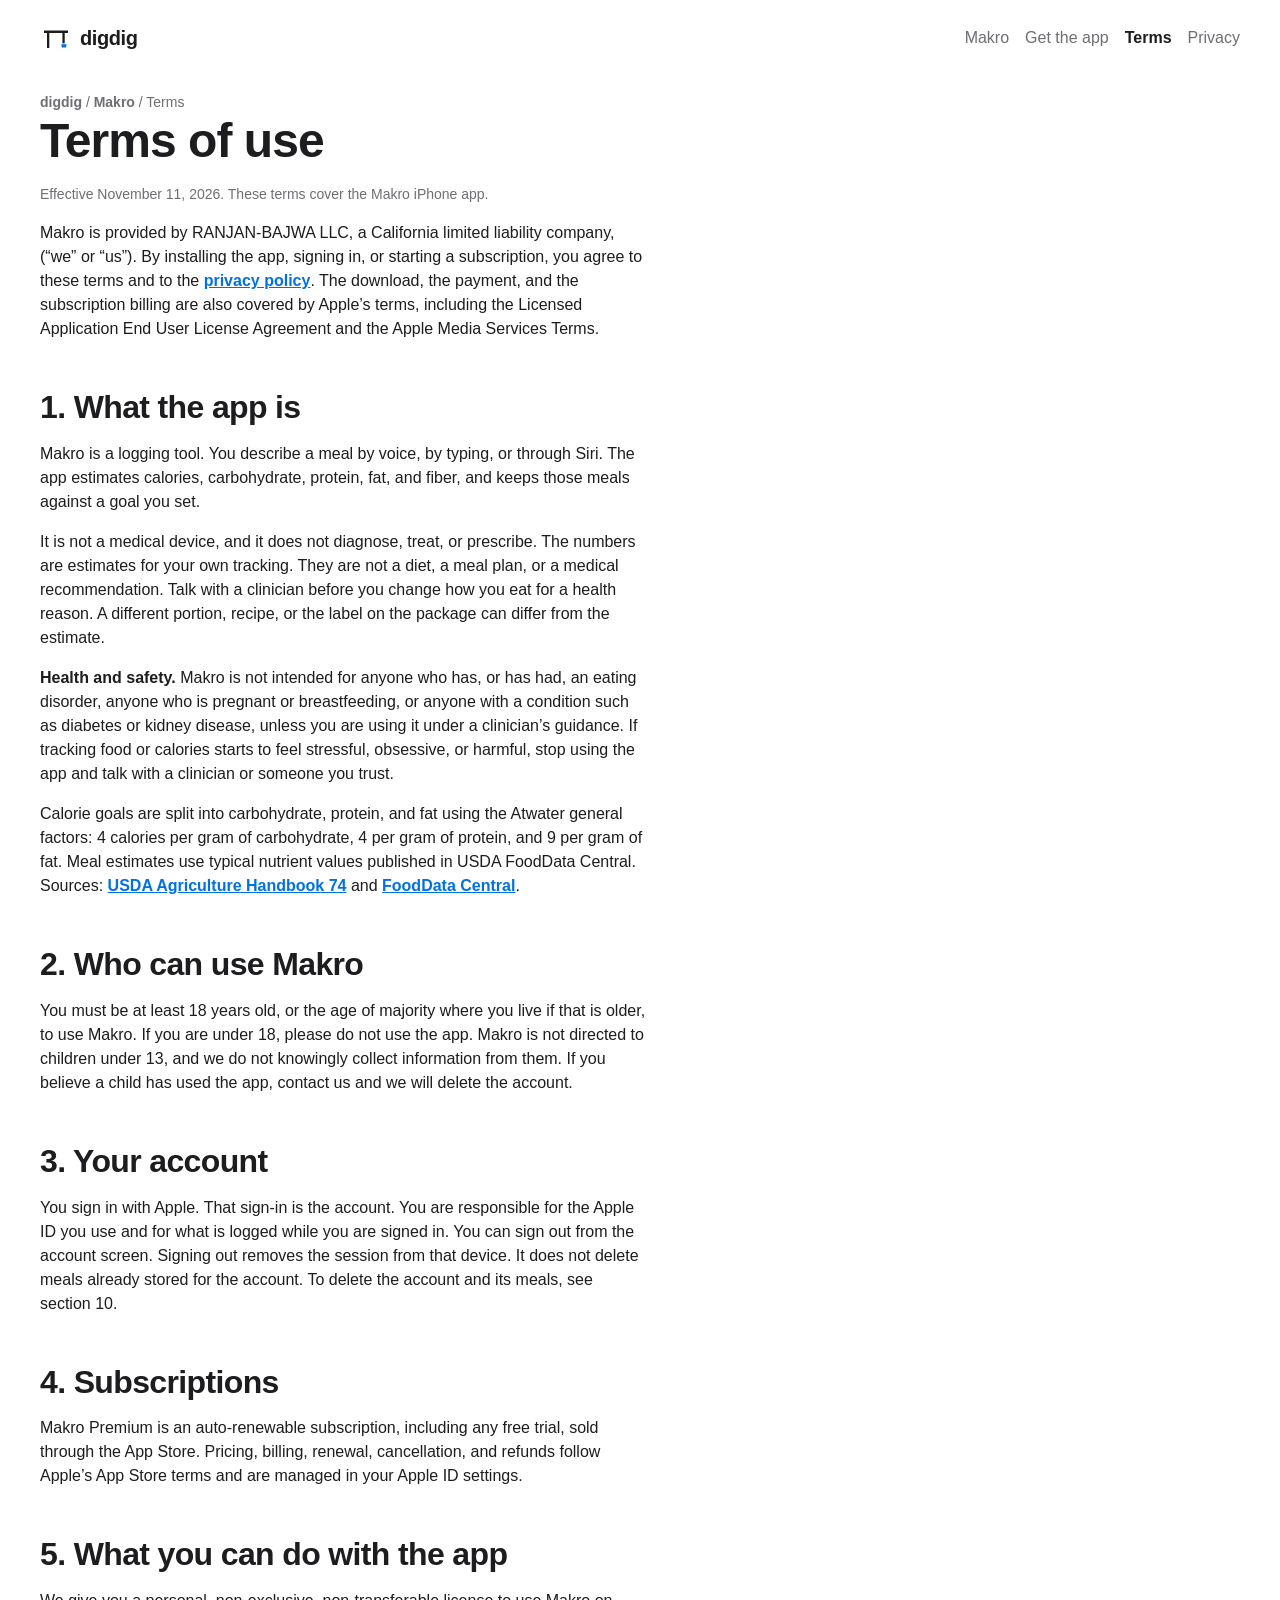
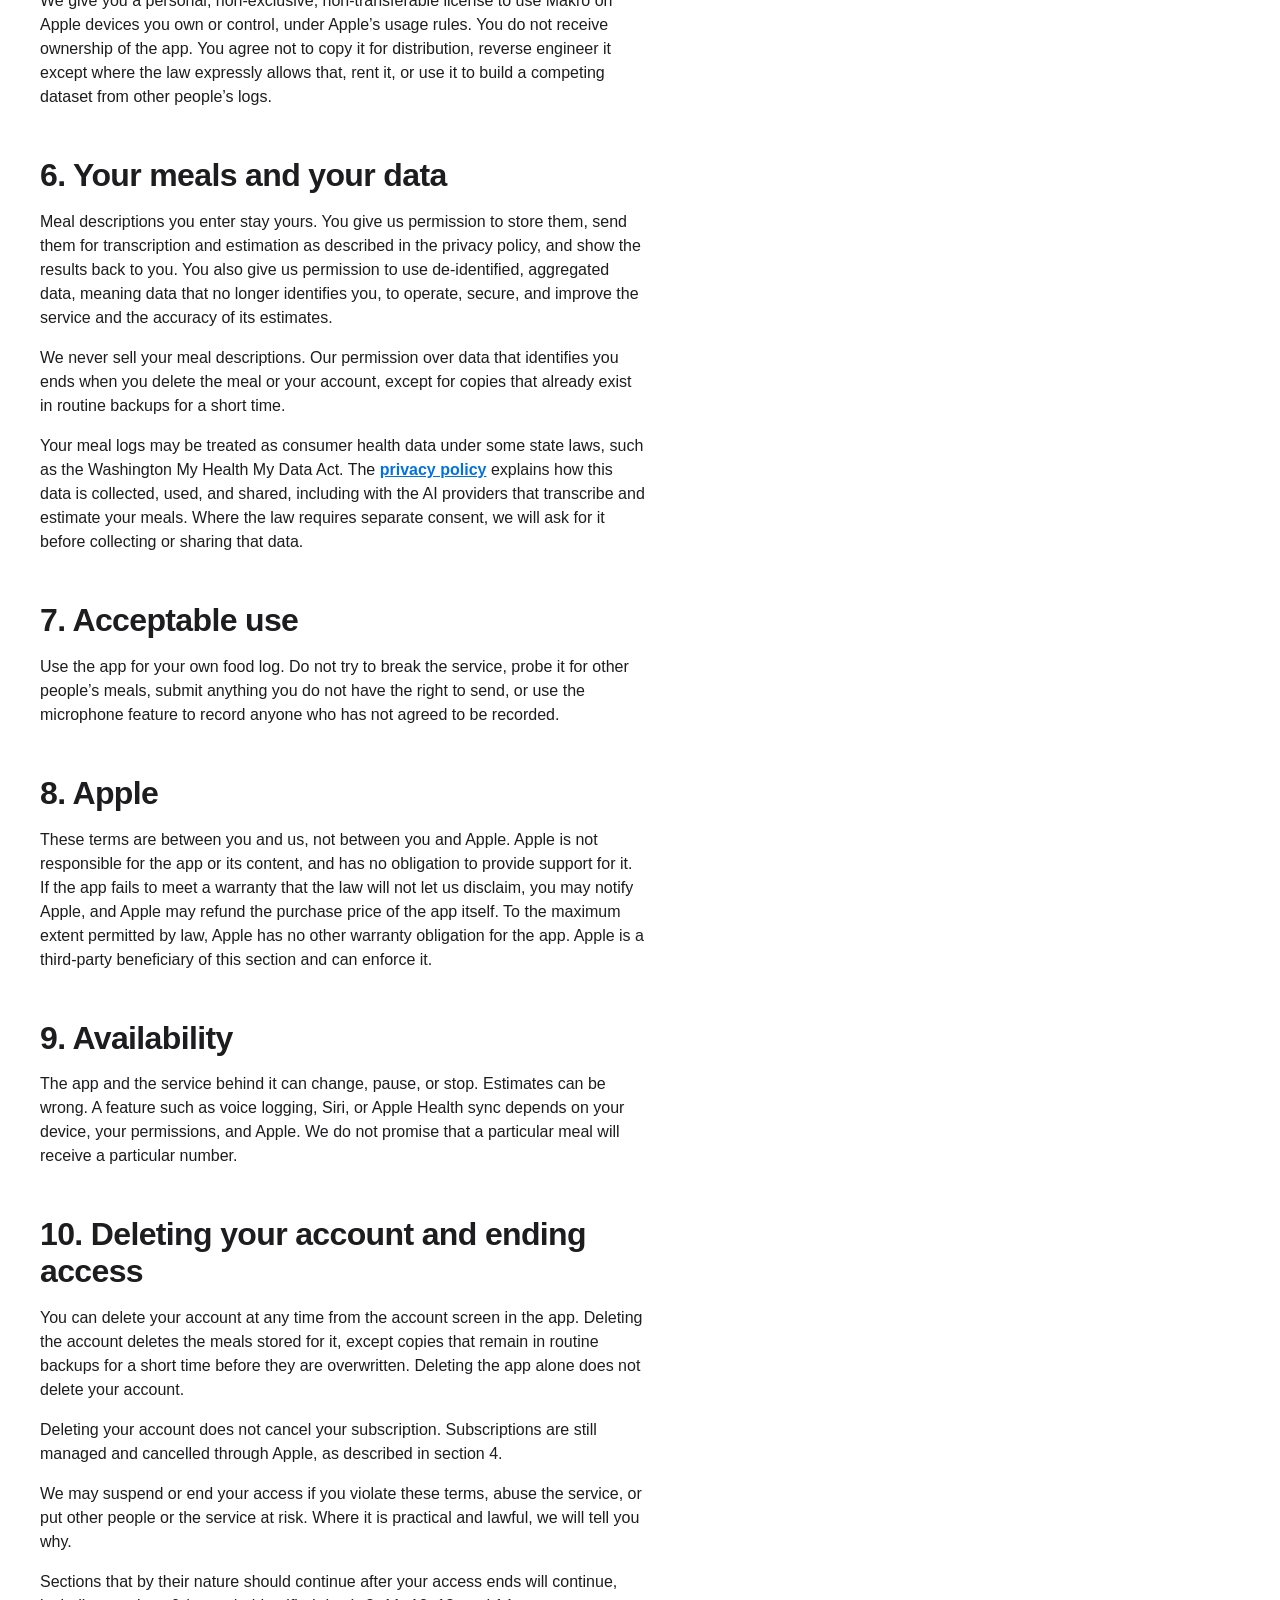
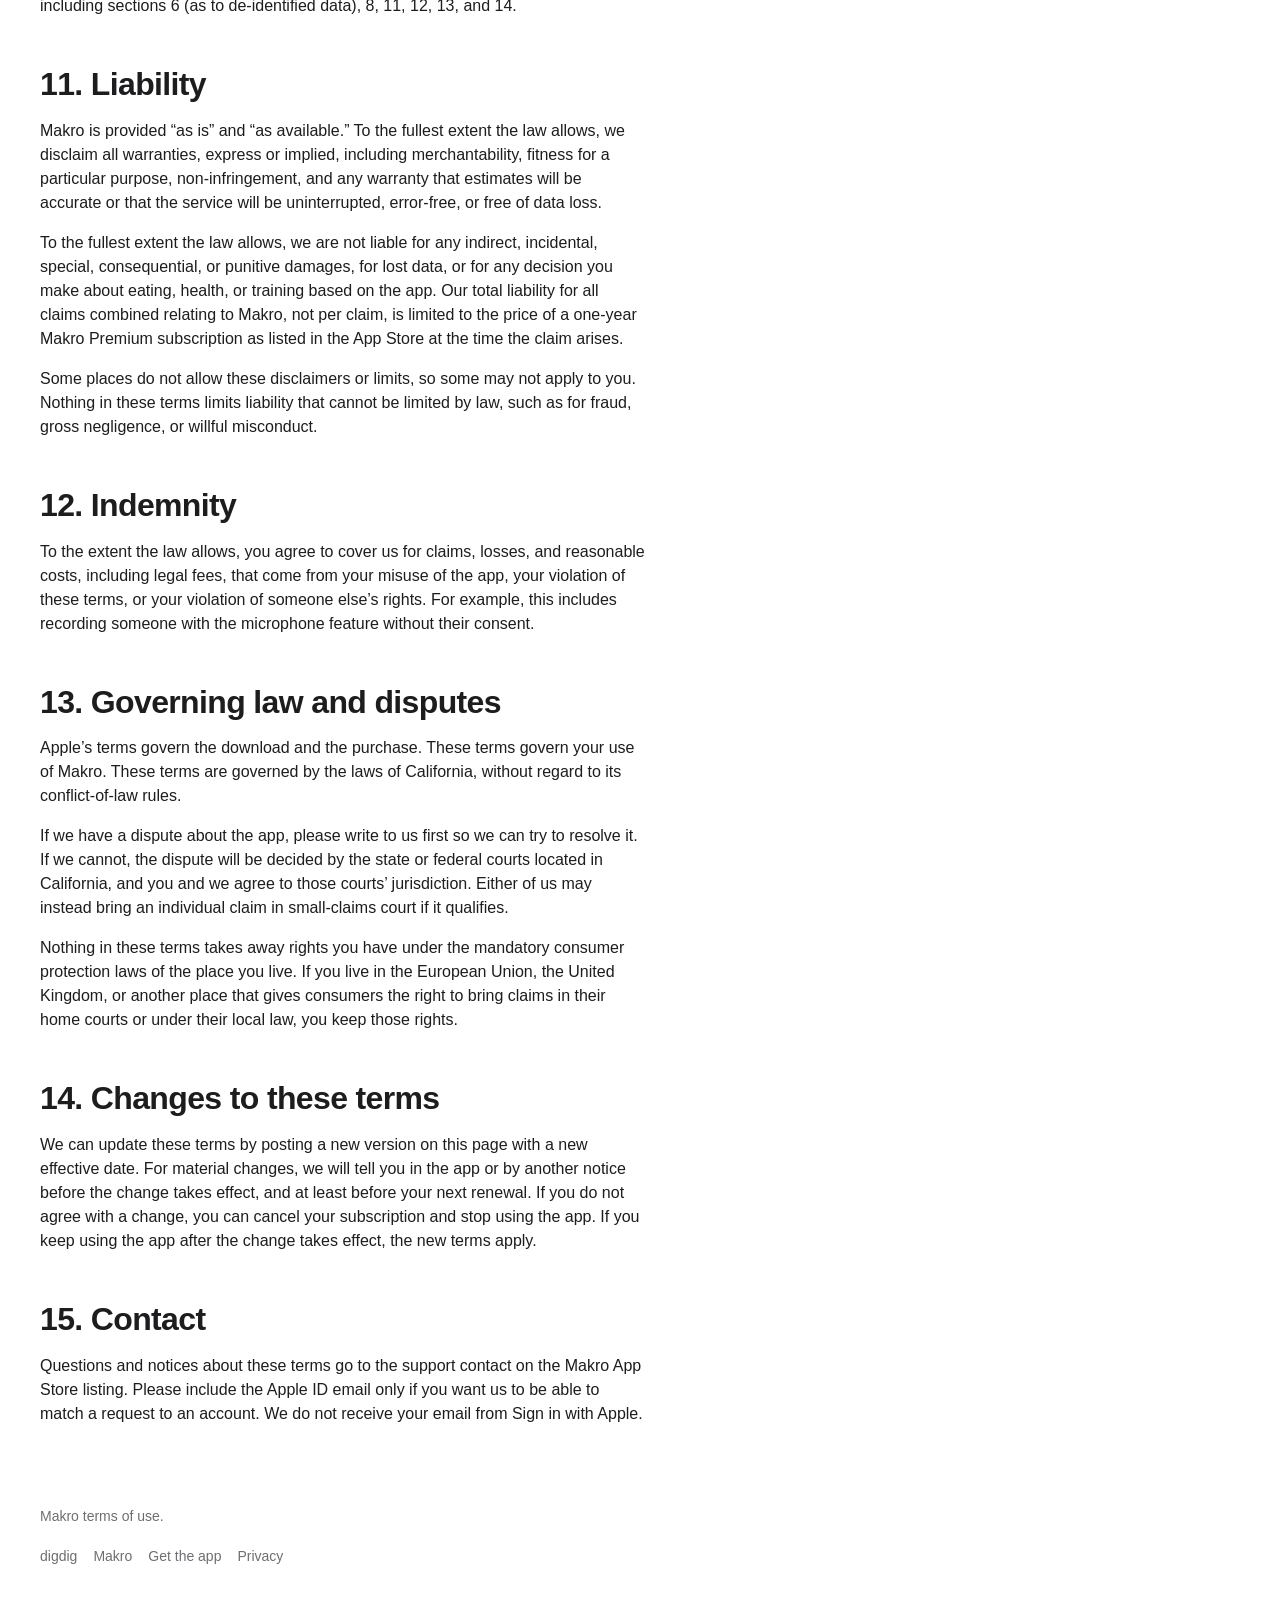
<file: makro/terms/index.html>
<!DOCTYPE html>
<html lang="en">
<head>
  <meta charset="utf-8">
  <meta name="viewport" content="width=device-width, initial-scale=1">
  <title>Makro terms of use</title>
  <meta name="description" content="Terms of use for the Makro iPhone app, including the free trial and auto-renewable subscription.">
  <meta name="theme-color" content="#ffffff" media="(prefers-color-scheme: light)">
  <meta name="theme-color" content="#000000" media="(prefers-color-scheme: dark)">
  <link rel="icon" href="../../assets/favicon.svg" type="image/svg+xml">
  <link rel="stylesheet" href="../../assets/css/site.css">
</head>
<body>
  <a class="skip" href="#content">Skip to content</a>
  <div class="wrap">
    <header class="site-header">
      <a class="brand" href="../../">
        <svg class="mark" viewBox="0 0 32 32" aria-hidden="true">
          <path fill="currentColor" d="M4 8.5h24v2.4H4zM7 10.9h2.3V26H7z"/>
          <path fill="currentColor" d="M22.4 10.9H24.7V21.4h-2.3z"/>
          <path fill="var(--primary)" d="M21.2 22.2h5.4l-.7 3.3h-4z"/>
        </svg>
        <span>digdig</span>
      </a>
      <nav aria-label="Primary">
        <a href="../">Makro</a>
        <a href="https://apps.apple.com/us/app/getmakro/id6757253371">Get the app</a>
        <a href="./" aria-current="page">Terms</a>
        <a href="../privacy/">Privacy</a>
      </nav>
    </header>

    <main id="content" class="legal">
      <p class="crumbs"><a href="../../">digdig</a> / <a href="../">Makro</a> / Terms</p>
      <h1>Terms of use</h1>
      <p class="updated">Effective November 11, 2026. These terms cover the Makro iPhone app.</p>
      <p>Makro is provided by RANJAN-BAJWA LLC, a California limited liability company, (“we” or “us”). By installing the app, signing in, or starting a subscription, you agree to these terms and to the <a href="../privacy/">privacy policy</a>. The download, the payment, and the subscription billing are also covered by Apple’s terms, including the Licensed Application End User License Agreement and the Apple Media Services Terms.</p>

      <h2>1. What the app is</h2>
      <p>Makro is a logging tool. You describe a meal by voice, by typing, or through Siri. The app estimates calories, carbohydrate, protein, fat, and fiber, and keeps those meals against a goal you set.</p>
      <p>It is not a medical device, and it does not diagnose, treat, or prescribe. The numbers are estimates for your own tracking. They are not a diet, a meal plan, or a medical recommendation. Talk with a clinician before you change how you eat for a health reason. A different portion, recipe, or the label on the package can differ from the estimate.</p>
      <p><strong>Health and safety.</strong> Makro is not intended for anyone who has, or has had, an eating disorder, anyone who is pregnant or breastfeeding, or anyone with a condition such as diabetes or kidney disease, unless you are using it under a clinician’s guidance. If tracking food or calories starts to feel stressful, obsessive, or harmful, stop using the app and talk with a clinician or someone you trust.</p>
      <p>Calorie goals are split into carbohydrate, protein, and fat using the Atwater general factors: 4 calories per gram of carbohydrate, 4 per gram of protein, and 9 per gram of fat. Meal estimates use typical nutrient values published in USDA FoodData Central. Sources: <a href="https://www.ars.usda.gov/ARSUserFiles/80400525/Data/Classics/ah74.pdf">USDA Agriculture Handbook 74</a> and <a href="https://fdc.nal.usda.gov/">FoodData Central</a>.</p>

      <h2>2. Who can use Makro</h2>
      <p>You must be at least 18 years old, or the age of majority where you live if that is older, to use Makro. If you are under 18, please do not use the app. Makro is not directed to children under 13, and we do not knowingly collect information from them. If you believe a child has used the app, contact us and we will delete the account.</p>

      <h2>3. Your account</h2>
      <p>You sign in with Apple. That sign-in is the account. You are responsible for the Apple ID you use and for what is logged while you are signed in. You can sign out from the account screen. Signing out removes the session from that device. It does not delete meals already stored for the account. To delete the account and its meals, see section 10.</p>

      <h2>4. Subscriptions</h2>
      <p>Makro Premium is an auto-renewable subscription, including any free trial, sold through the App Store. Pricing, billing, renewal, cancellation, and refunds follow Apple’s App Store terms and are managed in your Apple ID settings.</p>

      <h2>5. What you can do with the app</h2>
      <p>We give you a personal, non-exclusive, non-transferable license to use Makro on Apple devices you own or control, under Apple’s usage rules. You do not receive ownership of the app. You agree not to copy it for distribution, reverse engineer it except where the law expressly allows that, rent it, or use it to build a competing dataset from other people’s logs.</p>

      <h2>6. Your meals and your data</h2>
      <p>Meal descriptions you enter stay yours. You give us permission to store them, send them for transcription and estimation as described in the privacy policy, and show the results back to you. You also give us permission to use de-identified, aggregated data, meaning data that no longer identifies you, to operate, secure, and improve the service and the accuracy of its estimates.</p>
      <p>We never sell your meal descriptions. Our permission over data that identifies you ends when you delete the meal or your account, except for copies that already exist in routine backups for a short time.</p>
      <p>Your meal logs may be treated as consumer health data under some state laws, such as the Washington My Health My Data Act. The <a href="../privacy/">privacy policy</a> explains how this data is collected, used, and shared, including with the AI providers that transcribe and estimate your meals. Where the law requires separate consent, we will ask for it before collecting or sharing that data.</p>

      <h2>7. Acceptable use</h2>
      <p>Use the app for your own food log. Do not try to break the service, probe it for other people’s meals, submit anything you do not have the right to send, or use the microphone feature to record anyone who has not agreed to be recorded.</p>

      <h2>8. Apple</h2>
      <p>These terms are between you and us, not between you and Apple. Apple is not responsible for the app or its content, and has no obligation to provide support for it. If the app fails to meet a warranty that the law will not let us disclaim, you may notify Apple, and Apple may refund the purchase price of the app itself. To the maximum extent permitted by law, Apple has no other warranty obligation for the app. Apple is a third-party beneficiary of this section and can enforce it.</p>

      <h2>9. Availability</h2>
      <p>The app and the service behind it can change, pause, or stop. Estimates can be wrong. A feature such as voice logging, Siri, or Apple Health sync depends on your device, your permissions, and Apple. We do not promise that a particular meal will receive a particular number.</p>

      <h2>10. Deleting your account and ending access</h2>
      <p>You can delete your account at any time from the account screen in the app. Deleting the account deletes the meals stored for it, except copies that remain in routine backups for a short time before they are overwritten. Deleting the app alone does not delete your account.</p>
      <p>Deleting your account does not cancel your subscription. Subscriptions are still managed and cancelled through Apple, as described in section 4.</p>
      <p>We may suspend or end your access if you violate these terms, abuse the service, or put other people or the service at risk. Where it is practical and lawful, we will tell you why.</p>
      <p>Sections that by their nature should continue after your access ends will continue, including sections 6 (as to de-identified data), 8, 11, 12, 13, and 14.</p>

      <h2>11. Liability</h2>
      <p>Makro is provided “as is” and “as available.” To the fullest extent the law allows, we disclaim all warranties, express or implied, including merchantability, fitness for a particular purpose, non-infringement, and any warranty that estimates will be accurate or that the service will be uninterrupted, error-free, or free of data loss.</p>
      <p>To the fullest extent the law allows, we are not liable for any indirect, incidental, special, consequential, or punitive damages, for lost data, or for any decision you make about eating, health, or training based on the app. Our total liability for all claims combined relating to Makro, not per claim, is limited to the price of a one-year Makro Premium subscription as listed in the App Store at the time the claim arises.</p>
      <p>Some places do not allow these disclaimers or limits, so some may not apply to you. Nothing in these terms limits liability that cannot be limited by law, such as for fraud, gross negligence, or willful misconduct.</p>

      <h2>12. Indemnity</h2>
      <p>To the extent the law allows, you agree to cover us for claims, losses, and reasonable costs, including legal fees, that come from your misuse of the app, your violation of these terms, or your violation of someone else’s rights. For example, this includes recording someone with the microphone feature without their consent.</p>

      <h2>13. Governing law and disputes</h2>
      <!--
        Optional, for a lawyer to weigh: a mandatory arbitration clause and a class-action waiver
        are intentionally NOT included. They can reduce litigation risk in the US but add cost,
        drafting requirements, and enforceability questions (and do not apply to EU/UK consumers).
      -->
      <p>Apple’s terms govern the download and the purchase. These terms govern your use of Makro. These terms are governed by the laws of California, without regard to its conflict-of-law rules.</p>
      <p>If we have a dispute about the app, please write to us first so we can try to resolve it. If we cannot, the dispute will be decided by the state or federal courts located in California, and you and we agree to those courts’ jurisdiction. Either of us may instead bring an individual claim in small-claims court if it qualifies.</p>
      <p>Nothing in these terms takes away rights you have under the mandatory consumer protection laws of the place you live. If you live in the European Union, the United Kingdom, or another place that gives consumers the right to bring claims in their home courts or under their local law, you keep those rights.</p>

      <h2>14. Changes to these terms</h2>
      <p>We can update these terms by posting a new version on this page with a new effective date. For material changes, we will tell you in the app or by another notice before the change takes effect, and at least before your next renewal. If you do not agree with a change, you can cancel your subscription and stop using the app. If you keep using the app after the change takes effect, the new terms apply.</p>

      <h2>15. Contact</h2>
      <p>Questions and notices about these terms go to the support contact on the Makro App Store listing. Please include the Apple ID email only if you want us to be able to match a request to an account. We do not receive your email from Sign in with Apple.</p>
    </main>

    <footer class="site-footer">
      <p>Makro terms of use.</p>
      <p class="footer-links">
        <a href="../../">digdig</a>
        <a href="../">Makro</a>
        <a href="https://apps.apple.com/us/app/getmakro/id6757253371">Get the app</a>
        <a href="../privacy/">Privacy</a>
      </p>
    </footer>
  </div>
</body>
</html>
</file>
<file: assets/css/site.css>
:root {
  color-scheme: light;
  --bg: #ffffff;
  --surface: #f5f5f7;
  --text: #1d1d1f;
  --text-secondary: #6e6e73;
  --primary: #0071e3;
  --primary-hover: #0066cc;
  --primary-active: #005bb5;
  --on-primary: #ffffff;
  --shadow: 0 8px 24px rgba(0, 0, 0, 0.08);
  --focus: #0071e3;
  --font: -apple-system, BlinkMacSystemFont, "SF Pro Text", "Segoe UI", sans-serif;
  --wrap: 1200px;
  --radius-sm: 8px;
  --radius-md: 16px;
  --radius-pill: 999px;
  --space-1: 4px;
  --space-2: 8px;
  --space-3: 16px;
  --space-4: 24px;
  --space-5: 32px;
  --space-6: 40px;
  --space-7: 48px;
  --space-8: 64px;
  --space-9: 80px;
  --space-10: 96px;
}

@media (prefers-color-scheme: dark) {
  :root {
    color-scheme: dark;
    --bg: #000000;
    --surface: #1c1c1e;
    --text: #f5f5f7;
    --text-secondary: #a1a1a6;
    --primary: #0071e3;
    --primary-hover: #0066cc;
    --primary-active: #0066cc;
    --on-primary: #ffffff;
    --shadow: 0 8px 24px rgba(0, 0, 0, 0.45);
    --focus: #409cff;
  }
}

* { box-sizing: border-box; }

html { scroll-behavior: smooth; }

body {
  margin: 0;
  background: var(--bg);
  color: var(--text);
  font-family: var(--font);
  font-size: 16px;
  font-weight: 400;
  line-height: 1.5;
}

img { max-width: 100%; height: auto; }

a { color: var(--primary); }

p { margin: 0 0 var(--space-3); }

.skip {
  position: absolute;
  left: var(--space-3);
  top: -48px;
  background: var(--text);
  color: var(--bg);
  padding: var(--space-2) var(--space-3);
  border-radius: var(--radius-sm);
  text-decoration: none;
  z-index: 2;
}

.skip:focus { top: var(--space-3); }

.wrap {
  width: min(var(--wrap), calc(100% - 32px));
  margin: 0 auto;
}

.site-header {
  display: flex;
  flex-wrap: wrap;
  align-items: center;
  justify-content: space-between;
  gap: var(--space-2) var(--space-4);
  padding: var(--space-3) 0;
}

.brand {
  display: inline-flex;
  align-items: center;
  gap: var(--space-2);
  min-height: 44px;
  color: var(--text);
  text-decoration: none;
  font-size: 20px;
  font-weight: 600;
  letter-spacing: -0.02em;
}

.mark { width: 32px; height: 32px; display: block; }

nav {
  display: flex;
  flex-wrap: wrap;
  gap: var(--space-1) var(--space-3);
}

nav a {
  display: inline-flex;
  align-items: center;
  min-height: 44px;
  color: var(--text-secondary);
  text-decoration: none;
  font-size: 16px;
  font-weight: 400;
}

nav a:hover,
nav a[aria-current="page"] {
  color: var(--text);
}

nav a[aria-current="page"] { font-weight: 600; }

.hero,
.idea,
.app-band,
.feature,
.steps,
.prices {
  display: grid;
  gap: var(--space-5);
}

.hero { align-items: start; padding-top: var(--space-4); }

h1, h2, h3 {
  margin: 0 0 var(--space-3);
  font-weight: 700;
  letter-spacing: -0.02em;
  line-height: 1.15;
  overflow-wrap: break-word;
}

h1 { font-size: 32px; }

h2 { font-size: 24px; }

h3 { font-size: 24px; }

.kicker {
  margin: 0 0 var(--space-2);
  color: var(--text-secondary);
  font-size: 14px;
  font-weight: 600;
}

.lede,
.section-copy,
.feature p,
.app-band p,
.card p,
.fine,
.crumbs,
.updated,
.site-footer {
  color: var(--text-secondary);
}

.lede {
  margin: 0;
  max-width: 66ch;
  font-size: 20px;
  line-height: 1.4;
}

.section-copy {
  margin: 0 0 var(--space-4);
  max-width: 66ch;
  font-size: 16px;
}

section { padding: var(--space-7) 0; }

.idea p { max-width: 66ch; }

.actions {
  display: flex;
  flex-wrap: wrap;
  align-items: center;
  gap: var(--space-2) var(--space-3);
  margin-top: var(--space-4);
}

.pills {
  display: flex;
  flex-wrap: wrap;
  gap: var(--space-2);
  margin-top: var(--space-4);
}

.pill,
.badge {
  display: inline-flex;
  align-items: center;
  min-height: 32px;
  padding: var(--space-1) var(--space-3);
  border-radius: var(--radius-pill);
  background: var(--surface);
  color: var(--text);
  font-size: 14px;
  font-weight: 600;
}

.badge {
  min-height: 24px;
  margin-left: var(--space-2);
  padding: 0 var(--space-2);
  background: var(--bg);
  font-size: 12px;
  vertical-align: 2px;
}

.button,
.text-link {
  display: inline-flex;
  align-items: center;
  justify-content: center;
  min-height: 44px;
  padding: var(--space-2) var(--space-3);
  border-radius: var(--radius-pill);
  font-size: 16px;
  font-weight: 600;
  text-decoration: none;
  transition: background-color 200ms ease-out, color 200ms ease-out;
}

.button {
  background: var(--primary);
  color: var(--on-primary);
}

.button:hover { background: var(--primary-hover); }

.button:active { background: var(--primary-active); }

.text-link {
  padding-left: var(--space-2);
  padding-right: var(--space-2);
  color: var(--primary);
  background: transparent;
}

.text-link:hover { background: var(--surface); }

.gif-frame,
.card,
.app-band,
.phone {
  background: var(--surface);
  border-radius: var(--radius-md);
  box-shadow: var(--shadow);
}

.gif-frame { padding: var(--space-3); }

.gif-frame img,
.phone img {
  display: block;
  width: 100%;
  border-radius: var(--radius-md);
}

.gif-frame figcaption {
  margin: var(--space-3) var(--space-1) var(--space-1);
  color: var(--text-secondary);
  font-size: 14px;
}

.card { padding: var(--space-4); }

.card strong,
.card h3 {
  display: block;
  margin: 0 0 var(--space-2);
  font-size: 16px;
  font-weight: 600;
  letter-spacing: -0.01em;
  line-height: 1.3;
}

.card p { margin: 0; font-size: 16px; }

.amount {
  margin: var(--space-3) 0 var(--space-1);
  font-size: 32px;
  font-weight: 700;
  letter-spacing: -0.02em;
  line-height: 1;
  color: var(--text);
}

.amount span {
  font-size: 16px;
  font-weight: 600;
  letter-spacing: 0;
}

.phone {
  width: min(280px, 100%);
  margin: 0 auto;
  padding: var(--space-2);
  overflow: hidden;
}

.tablist {
  display: inline-flex;
  gap: 4px;
  margin-top: var(--space-5);
  padding: 4px;
  background: var(--surface);
  border-radius: var(--radius-pill);
}

.tab {
  display: inline-flex;
  align-items: center;
  justify-content: center;
  min-height: 36px;
  min-width: 88px;
  padding: 0 var(--space-4);
  border: 0;
  border-radius: var(--radius-pill);
  background: transparent;
  color: var(--text-secondary);
  font-family: inherit;
  font-size: 16px;
  font-weight: 600;
  cursor: pointer;
}

.tab[aria-selected="true"] {
  background: var(--bg);
  color: var(--text);
  box-shadow: var(--shadow);
}

.app-band[hidden] { display: none; }

.app-mark {
  display: flex;
  align-items: center;
  justify-content: center;
  width: min(280px, 100%);
  margin: 0 auto;
  background: transparent;
  box-shadow: none;
}

.app-mark img {
  width: 180px;
  height: 180px;
  border-radius: 22%;
}

.features {
  display: grid;
  gap: var(--space-8);
}

.app-band { padding: var(--space-4); align-items: center; }

.app-band p { margin: 0; font-size: 16px; }

.fine { margin: var(--space-3) 0 0; font-size: 14px; }

.pattern {
  font-family: ui-monospace, "SF Mono", Menlo, monospace;
  font-size: 12px;
  overflow-wrap: anywhere;
}

.catalog {
  display: grid;
  list-style: none;
  margin: 0;
  padding: var(--space-2) var(--space-4);
  background: var(--surface);
  border-radius: var(--radius-md);
  box-shadow: var(--shadow);
}

.catalog li {
  display: grid;
  gap: var(--space-1);
  padding: var(--space-3) 0;
}

.catalog strong {
  font-size: 16px;
  font-weight: 600;
}

.catalog .pattern { color: var(--text-secondary); }

.fine li { margin: 0 0 var(--space-2); }

.plain-list { margin: var(--space-3) 0 0; padding-left: var(--space-4); }

.crumbs { margin: var(--space-3) 0 0; font-size: 14px; }

.crumbs a { color: var(--text-secondary); text-decoration: none; }

.crumbs a:hover { color: var(--text); }

.legal { max-width: 68ch; }

.legal h2 { margin-top: var(--space-7); }

.legal ul,
.legal ol { margin: 0 0 var(--space-3); padding-left: var(--space-4); }

.legal li { margin: 0 0 var(--space-2); }

.legal a { font-weight: 600; }

.updated { margin: 0 0 var(--space-3); font-size: 14px; }

.site-footer {
  margin-top: var(--space-7);
  padding: var(--space-5) 0 var(--space-8);
  font-size: 14px;
}

.site-footer p { margin: 0 0 var(--space-2); }

.footer-links {
  display: flex;
  flex-wrap: wrap;
  gap: var(--space-2) var(--space-3);
}

.footer-links a {
  display: inline-flex;
  align-items: center;
  min-height: 44px;
  color: var(--text-secondary);
  text-decoration: none;
}

.footer-links a:hover { color: var(--text); }

.hero > *,
.idea > *,
.app-band > *,
.feature > * {
  min-width: 0;
}

:focus-visible {
  outline: 2px solid var(--focus);
  outline-offset: 3px;
}

@media (min-width: 768px) {
  .wrap { width: min(var(--wrap), calc(100% - 48px)); }

  h1 { font-size: 48px; }

  h2 { font-size: 32px; }

  .amount { font-size: 48px; }

  section { padding: var(--space-9) 0; }

  .hero {
    grid-template-columns: 1.1fr 0.9fr;
    align-items: end;
    gap: var(--space-8);
    padding-top: var(--space-7);
  }

  .hero:not(:has(.phone)) { grid-template-columns: 1fr; }

  .idea { grid-template-columns: 0.8fr 1.2fr; gap: var(--space-8); }

  .app-band {
    grid-template-columns: 0.7fr 1.3fr;
    gap: var(--space-8);
    padding: var(--space-6);
  }

  .app-band:not(:has(.phone, .app-mark)) { grid-template-columns: 1fr; }

  .catalog { grid-template-columns: 1fr 1fr; column-gap: var(--space-6); }

  .feature {
    grid-template-columns: 0.8fr 1.2fr;
    gap: var(--space-8);
    align-items: center;
  }

  .feature.reverse { grid-template-columns: 1.2fr 0.8fr; }

  .feature.reverse .phone { order: 2; }

  .steps { grid-template-columns: repeat(3, 1fr); }

  .phone { margin: 0 auto; }
}

@media (min-width: 1024px) {
  .prices { grid-template-columns: 1fr 1fr; max-width: 760px; }
}

@media (prefers-reduced-motion: reduce) {
  html { scroll-behavior: auto; }

  *,
  *::before,
  *::after {
    transition-duration: 0.01ms !important;
  }
}
</file>
